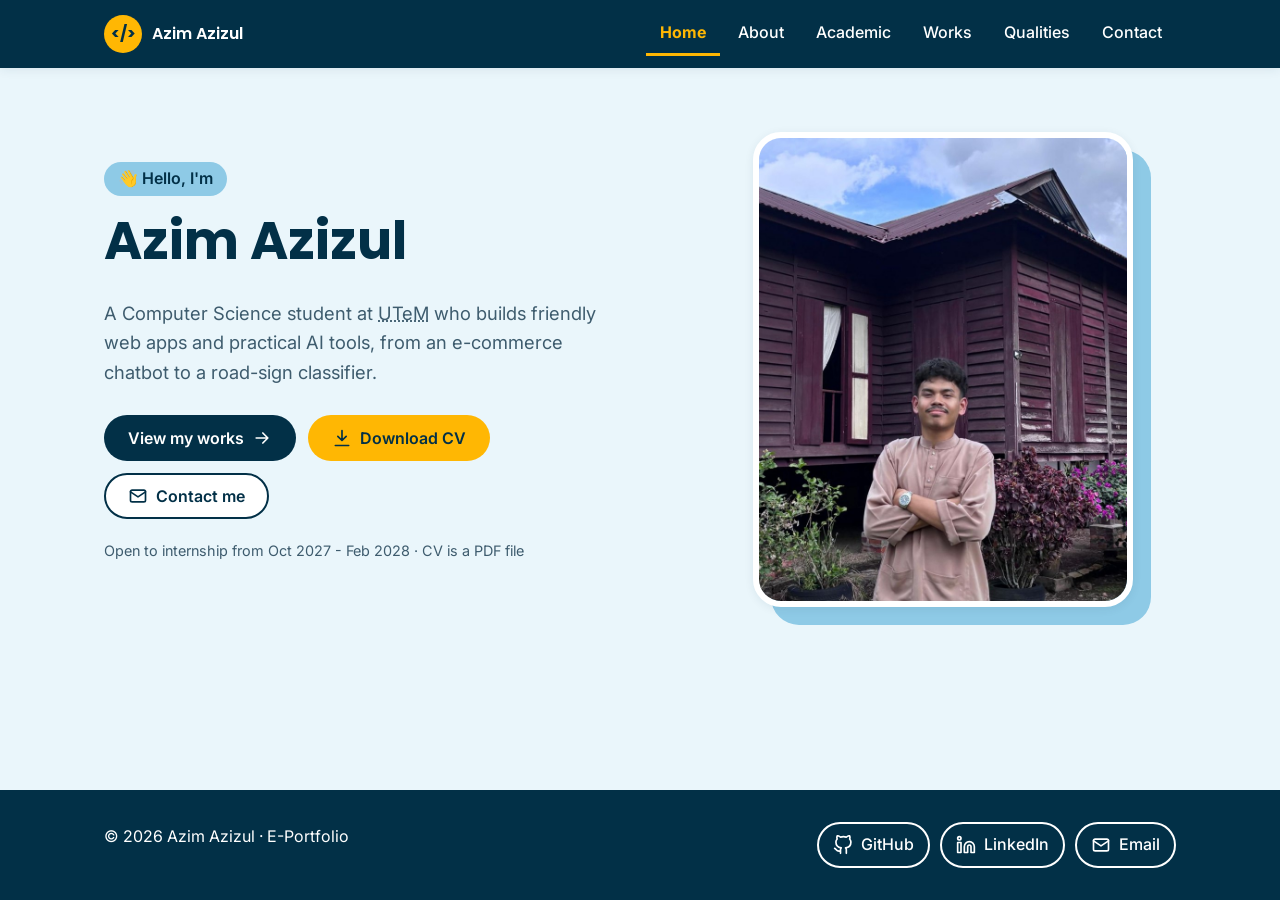
<file: index.html>
<!doctype html>
<html lang="en">
<head>
  <meta charset="utf-8">
  <meta name="viewport" content="width=device-width, initial-scale=1">
  <title>Home · Azim Azizul Portfolio</title>
  <meta name="description" content="Personal e-portfolio of a Computer Science student at UTeM.">
  <link rel="preconnect" href="https://fonts.googleapis.com">
  <link rel="preconnect" href="https://fonts.gstatic.com" crossorigin>
  <link href="https://fonts.googleapis.com/css2?family=Inter:wght@400;500;600;700&family=Poppins:wght@600;700&display=swap" rel="stylesheet">
  <link rel="stylesheet" href="css/style.css">
  <script src="js/main.js" defer></script>
</head>
<body>
  <a class="skip-link" href="#main">Skip to content</a>

  <header class="site-header">
    <nav class="container nav-bar" aria-label="Main">
      <a class="brand" href="index.html"><span class="brand-badge" aria-hidden="true">&lt;/&gt;</span><span>Azim Azizul</span></a>
      <button class="nav-toggle" type="button" aria-expanded="false" aria-controls="nav-links">
        <svg class="icon" viewBox="0 0 24 24" aria-hidden="true"><path d="M4 6h16M4 12h16M4 18h16"/></svg><span class="nav-toggle-label">Menu</span>
      </button>
      <ul class="nav-links" id="nav-links">
        <li><a href="index.html" aria-current="page">Home</a></li>
        <li><a href="about.html">About</a></li>
        <li><a href="academic.html">Academic</a></li>
        <li><a href="works.html">Works</a></li>
        <li><a href="qualities.html">Qualities</a></li>
        <li><a href="contact.html">Contact</a></li>
      </ul>
    </nav>
  </header>

  <main id="main">
    <section class="container hero">
      <div>
        <span class="hero-greeting">👋 Hello, I'm</span>
        <h1>Azim Azizul</h1>
        <p class="hero-tagline">
          A Computer Science student at <abbr title="Universiti Teknikal Malaysia Melaka">UTeM</abbr> who builds friendly web apps and practical AI tools,
          from an e-commerce chatbot to a road-sign classifier.
        </p>
        <div class="btn-row">
          <a class="btn btn-primary" href="works.html">
            View my works
            <svg class="icon" viewBox="0 0 24 24" aria-hidden="true"><path d="M5 12h14m-6-6 6 6-6 6"/></svg>
          </a>
          <a class="btn btn-secondary" href="cv/cv.pdf" download>
            <svg class="icon" viewBox="0 0 24 24" aria-hidden="true"><path d="M12 3v12m0 0-5-5m5 5 5-5M4 21h16"/></svg>
            Download CV <span class="visually-hidden">(PDF)</span>
          </a>
          <a class="btn btn-outline" href="contact.html">
            <svg class="icon" viewBox="0 0 24 24" aria-hidden="true"><rect x="3" y="5" width="18" height="14" rx="2"/><path d="m3 7 9 6 9-6"/></svg>
            Contact me
          </a>
        </div>
        <p class="hero-hint">Open to <span>internship from Oct 2027 - Feb 2028</span> · CV is a PDF file</p>
      </div>
      <div class="hero-photo">
        <img src="images/photo-home.jpg" alt="Azim Azizul standing in front of a wooden kampung house" width="800" height="1000">
      </div>
    </section>
  </main>

  <footer class="site-footer">
    <div class="container footer-inner">
      <p>© <span data-year>2026</span> <span>Azim Azizul</span> · <span>E-Portfolio</span></p>
      <ul class="social">
        <li><a href="https://github.com/AzimAzizul" target="_blank" rel="noopener">
          <svg class="icon" viewBox="0 0 24 24" aria-hidden="true"><path d="M9 19c-5 1.5-5-2.5-7-3m14 6v-3.9a3.4 3.4 0 0 0-.9-2.6c3.1-.3 6.4-1.5 6.4-7A5.4 5.4 0 0 0 20 4.8 5 5 0 0 0 19.9 1S18.7.6 16 2.5a13.4 13.4 0 0 0-7 0C6.3.6 5.1 1 5.1 1A5 5 0 0 0 5 4.8a5.4 5.4 0 0 0-1.5 3.7c0 5.4 3.3 6.6 6.4 7a3.4 3.4 0 0 0-.9 2.6V22"/></svg>GitHub</a></li>
        <li><a href="https://www.linkedin.com/in/azim-azizul-b42a0127b/" target="_blank" rel="noopener">
          <svg class="icon" viewBox="0 0 24 24" aria-hidden="true"><path d="M16 8a6 6 0 0 1 6 6v7h-4v-7a2 2 0 0 0-4 0v7h-4v-7a6 6 0 0 1 6-6z"/><rect x="2" y="9" width="4" height="12"/><circle cx="4" cy="4" r="2"/></svg>LinkedIn</a></li>
        <li><a href="contact.html">
          <svg class="icon" viewBox="0 0 24 24" aria-hidden="true"><rect x="3" y="5" width="18" height="14" rx="2"/><path d="m3 7 9 6 9-6"/></svg>Email</a></li>
      </ul>
    </div>
  </footer>
</body>
</html>
</file>
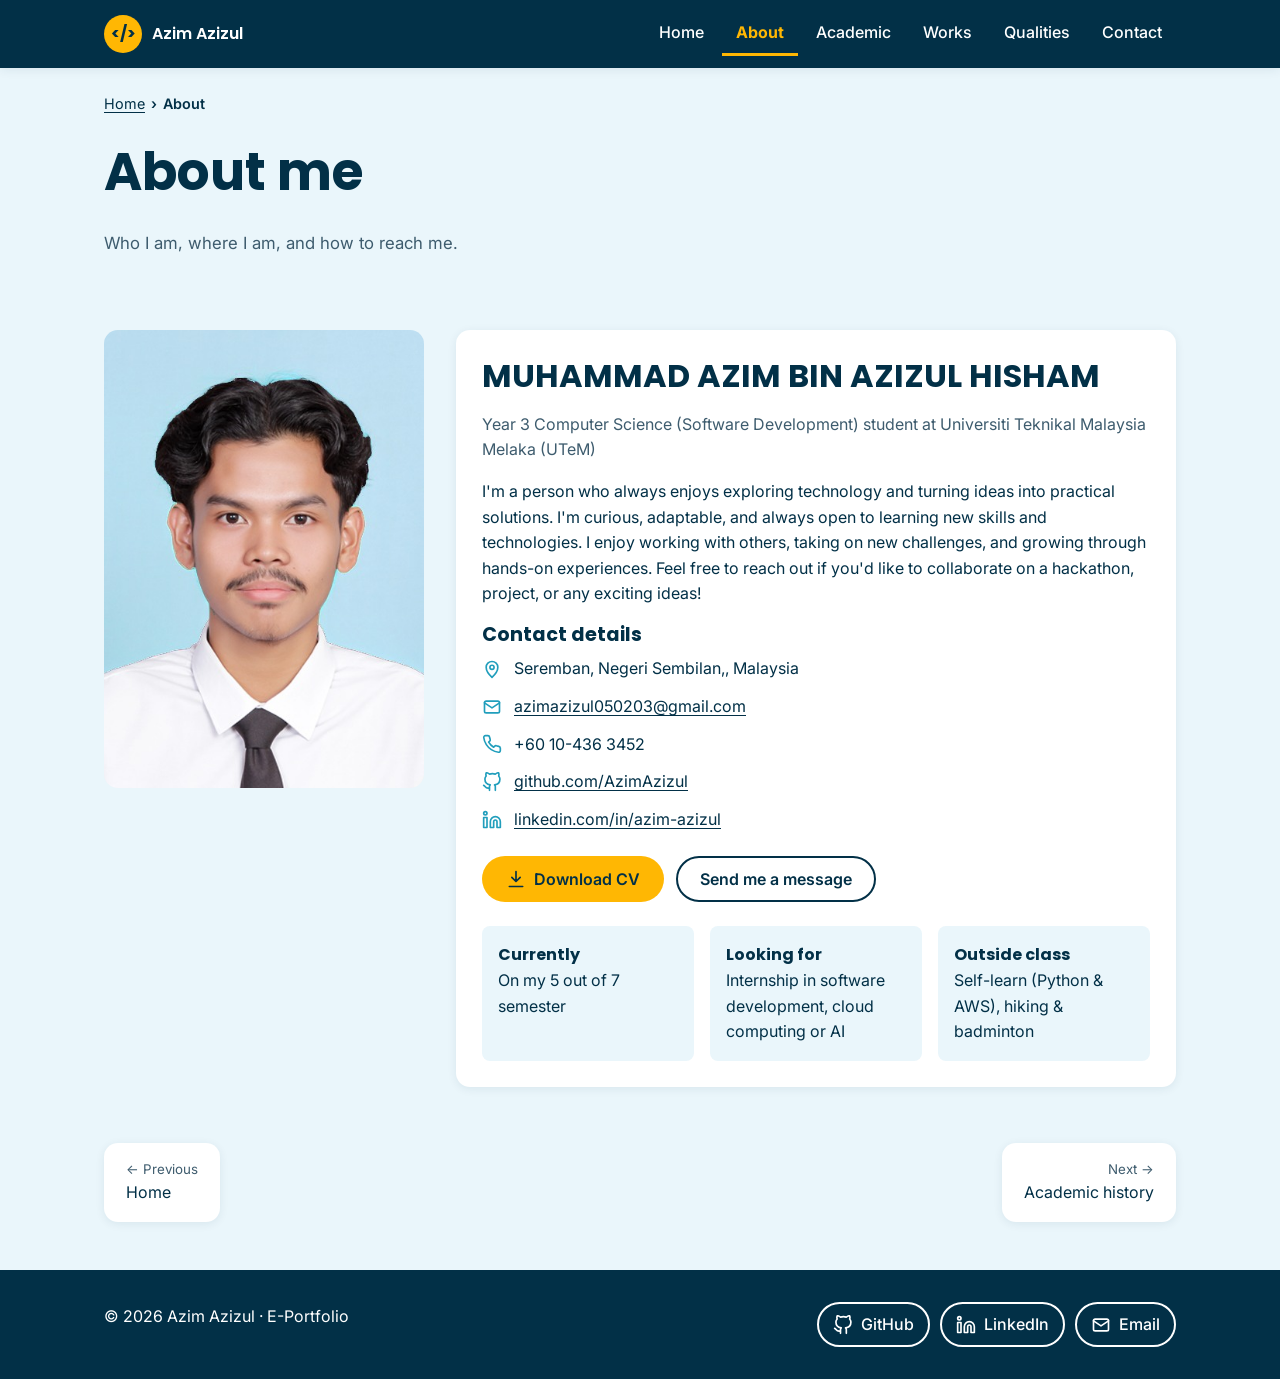
<file: about.html>
<!doctype html>
<html lang="en">
<head>
  <meta charset="utf-8">
  <meta name="viewport" content="width=device-width, initial-scale=1">
  <title>About · Azim Azizul Portfolio</title>
  <meta name="description" content="About me, location and contact details.">
  <link rel="preconnect" href="https://fonts.googleapis.com">
  <link rel="preconnect" href="https://fonts.gstatic.com" crossorigin>
  <link href="https://fonts.googleapis.com/css2?family=Inter:wght@400;500;600;700&family=Poppins:wght@600;700&display=swap" rel="stylesheet">
  <link rel="stylesheet" href="css/style.css">
  <script src="js/main.js" defer></script>
</head>
<body>
  <a class="skip-link" href="#main">Skip to content</a>

  <header class="site-header">
    <nav class="container nav-bar" aria-label="Main">
      <a class="brand" href="index.html"><span class="brand-badge" aria-hidden="true">&lt;/&gt;</span><span>Azim Azizul</span></a>
      <button class="nav-toggle" type="button" aria-expanded="false" aria-controls="nav-links">
        <svg class="icon" viewBox="0 0 24 24" aria-hidden="true"><path d="M4 6h16M4 12h16M4 18h16"/></svg><span class="nav-toggle-label">Menu</span>
      </button>
      <ul class="nav-links" id="nav-links">
        <li><a href="index.html">Home</a></li>
        <li><a href="about.html" aria-current="page">About</a></li>
        <li><a href="academic.html">Academic</a></li>
        <li><a href="works.html">Works</a></li>
        <li><a href="qualities.html">Qualities</a></li>
        <li><a href="contact.html">Contact</a></li>
      </ul>
    </nav>
  </header>

  <main id="main" class="container">
    <nav class="breadcrumb" aria-label="Breadcrumb">
      <ol><li><a href="index.html">Home</a></li><li aria-current="page">About</li></ol>
    </nav>

    <header class="page-head">
      <h1>About me</h1>
      <p>Who I am, where I am, and how to reach me.</p>
    </header>

    <section class="section about-grid" aria-label="Profile">
      <div class="about-photo">
        <img src="images/photo.jpg" alt="Portrait of Azim Azizul" width="413" height="591">
      </div>

      <div class="card">
        <h2>MUHAMMAD AZIM BIN AZIZUL HISHAM</h2>
        <p class="muted"><span>Year 3</span> Computer Science (Software Development) student at Universiti Teknikal Malaysia Melaka (UTeM)</p>
        <p>
          I'm a person who always enjoys exploring technology and turning ideas into practical solutions. 
          I'm curious, adaptable, and always open to learning new skills and technologies. 
          I enjoy working with others, taking on new challenges, and growing through hands-on experiences. 
          Feel free to reach out if you'd like to collaborate on a hackathon, project, or any exciting ideas!
        </p>

        <h3>Contact details</h3>
        <ul class="info-list">
          <li>
            <svg class="icon" viewBox="0 0 24 24" aria-hidden="true"><path d="M12 22s7-6.2 7-12a7 7 0 0 0-14 0c0 5.8 7 12 7 12z"/><circle cx="12" cy="10" r="2.5"/></svg>
            <span><span class="visually-hidden">Location: </span><span>Seremban, Negeri Sembilan,</span>, Malaysia</span>
          </li>
          <li>
            <svg class="icon" viewBox="0 0 24 24" aria-hidden="true"><rect x="3" y="5" width="18" height="14" rx="2"/><path d="m3 7 9 6 9-6"/></svg>
            <span><span class="visually-hidden">Email: </span><a href="mailto:azimazizul050203@gmail.com">azimazizul050203@gmail.com</a></span>
          </li>
          <li>
            <svg class="icon" viewBox="0 0 24 24" aria-hidden="true"><path d="M22 16.9v3a2 2 0 0 1-2.2 2 19.8 19.8 0 0 1-8.6-3.1 19.5 19.5 0 0 1-6-6A19.8 19.8 0 0 1 2.1 4.2 2 2 0 0 1 4.1 2h3a2 2 0 0 1 2 1.7c.1.9.4 1.8.7 2.7a2 2 0 0 1-.5 2.1L8 9.8a16 16 0 0 0 6 6l1.3-1.3a2 2 0 0 1 2.1-.4c.9.3 1.8.6 2.7.7a2 2 0 0 1 1.7 2z"/></svg>
            <span><span class="visually-hidden">Phone: </span><span>+60 10-436 3452</span></span>
          </li>
          <li>
            <svg class="icon" viewBox="0 0 24 24" aria-hidden="true"><path d="M9 19c-5 1.5-5-2.5-7-3m14 6v-3.9a3.4 3.4 0 0 0-.9-2.6c3.1-.3 6.4-1.5 6.4-7A5.4 5.4 0 0 0 20 4.8 5 5 0 0 0 19.9 1S18.7.6 16 2.5a13.4 13.4 0 0 0-7 0C6.3.6 5.1 1 5.1 1A5 5 0 0 0 5 4.8a5.4 5.4 0 0 0-1.5 3.7c0 5.4 3.3 6.6 6.4 7a3.4 3.4 0 0 0-.9 2.6V22"/></svg>
            <span><span class="visually-hidden">GitHub: </span><a href="https://github.com/AzimAzizul" target="_blank" rel="noopener">github.com/AzimAzizul</a></span>
          </li>
          <li>
            <svg class="icon" viewBox="0 0 24 24" aria-hidden="true"><path d="M16 8a6 6 0 0 1 6 6v7h-4v-7a2 2 0 0 0-4 0v7h-4v-7a6 6 0 0 1 6-6z"/><rect x="2" y="9" width="4" height="12"/><circle cx="4" cy="4" r="2"/></svg>
            <span><span class="visually-hidden">LinkedIn: </span><a href="https://www.linkedin.com/in/azim-azizul-b42a0127b/" target="_blank" rel="noopener">linkedin.com/in/azim-azizul</a></span>
          </li>
        </ul>

        <div class="btn-row">
          <a class="btn btn-secondary" href="cv/cv.pdf" download>
            <svg class="icon" viewBox="0 0 24 24" aria-hidden="true"><path d="M12 3v12m0 0-5-5m5 5 5-5M4 21h16"/></svg>
            Download CV <span class="visually-hidden">(PDF)</span>
          </a>
          <a class="btn btn-outline" href="contact.html">Send me a message</a>
        </div>

        <div class="facts">
          <div class="fact"><strong>Currently</strong><span>On my 5 out of 7 semester</span></div>
          <div class="fact"><strong>Looking for</strong><span>Internship in software development, cloud computing or AI</span></div>
          <div class="fact"><strong>Outside class</strong><span>Self-learn (Python & AWS), hiking & badminton</span></div>
        </div>
      </div>
    </section>

    <nav class="page-nav" aria-label="Page">
      <a href="index.html" class="prev"><small>← Previous</small>Home</a>
      <a href="academic.html" class="next"><small>Next →</small>Academic history</a>
    </nav>
  </main>

  <footer class="site-footer">
    <div class="container footer-inner">
      <p>© <span data-year>2026</span> <span>Azim Azizul</span> · <span>E-Portfolio</span></p>
      <ul class="social">
        <li><a href="https://github.com/AzimAzizul" target="_blank" rel="noopener">
          <svg class="icon" viewBox="0 0 24 24" aria-hidden="true"><path d="M9 19c-5 1.5-5-2.5-7-3m14 6v-3.9a3.4 3.4 0 0 0-.9-2.6c3.1-.3 6.4-1.5 6.4-7A5.4 5.4 0 0 0 20 4.8 5 5 0 0 0 19.9 1S18.7.6 16 2.5a13.4 13.4 0 0 0-7 0C6.3.6 5.1 1 5.1 1A5 5 0 0 0 5 4.8a5.4 5.4 0 0 0-1.5 3.7c0 5.4 3.3 6.6 6.4 7a3.4 3.4 0 0 0-.9 2.6V22"/></svg>GitHub</a></li>
        <li><a href="https://www.linkedin.com/in/azim-azizul-b42a0127b/" target="_blank" rel="noopener">
          <svg class="icon" viewBox="0 0 24 24" aria-hidden="true"><path d="M16 8a6 6 0 0 1 6 6v7h-4v-7a2 2 0 0 0-4 0v7h-4v-7a6 6 0 0 1 6-6z"/><rect x="2" y="9" width="4" height="12"/><circle cx="4" cy="4" r="2"/></svg>LinkedIn</a></li>
        <li><a href="contact.html">
          <svg class="icon" viewBox="0 0 24 24" aria-hidden="true"><rect x="3" y="5" width="18" height="14" rx="2"/><path d="m3 7 9 6 9-6"/></svg>Email</a></li>
      </ul>
    </div>
  </footer>
</body>
</html>
</file>
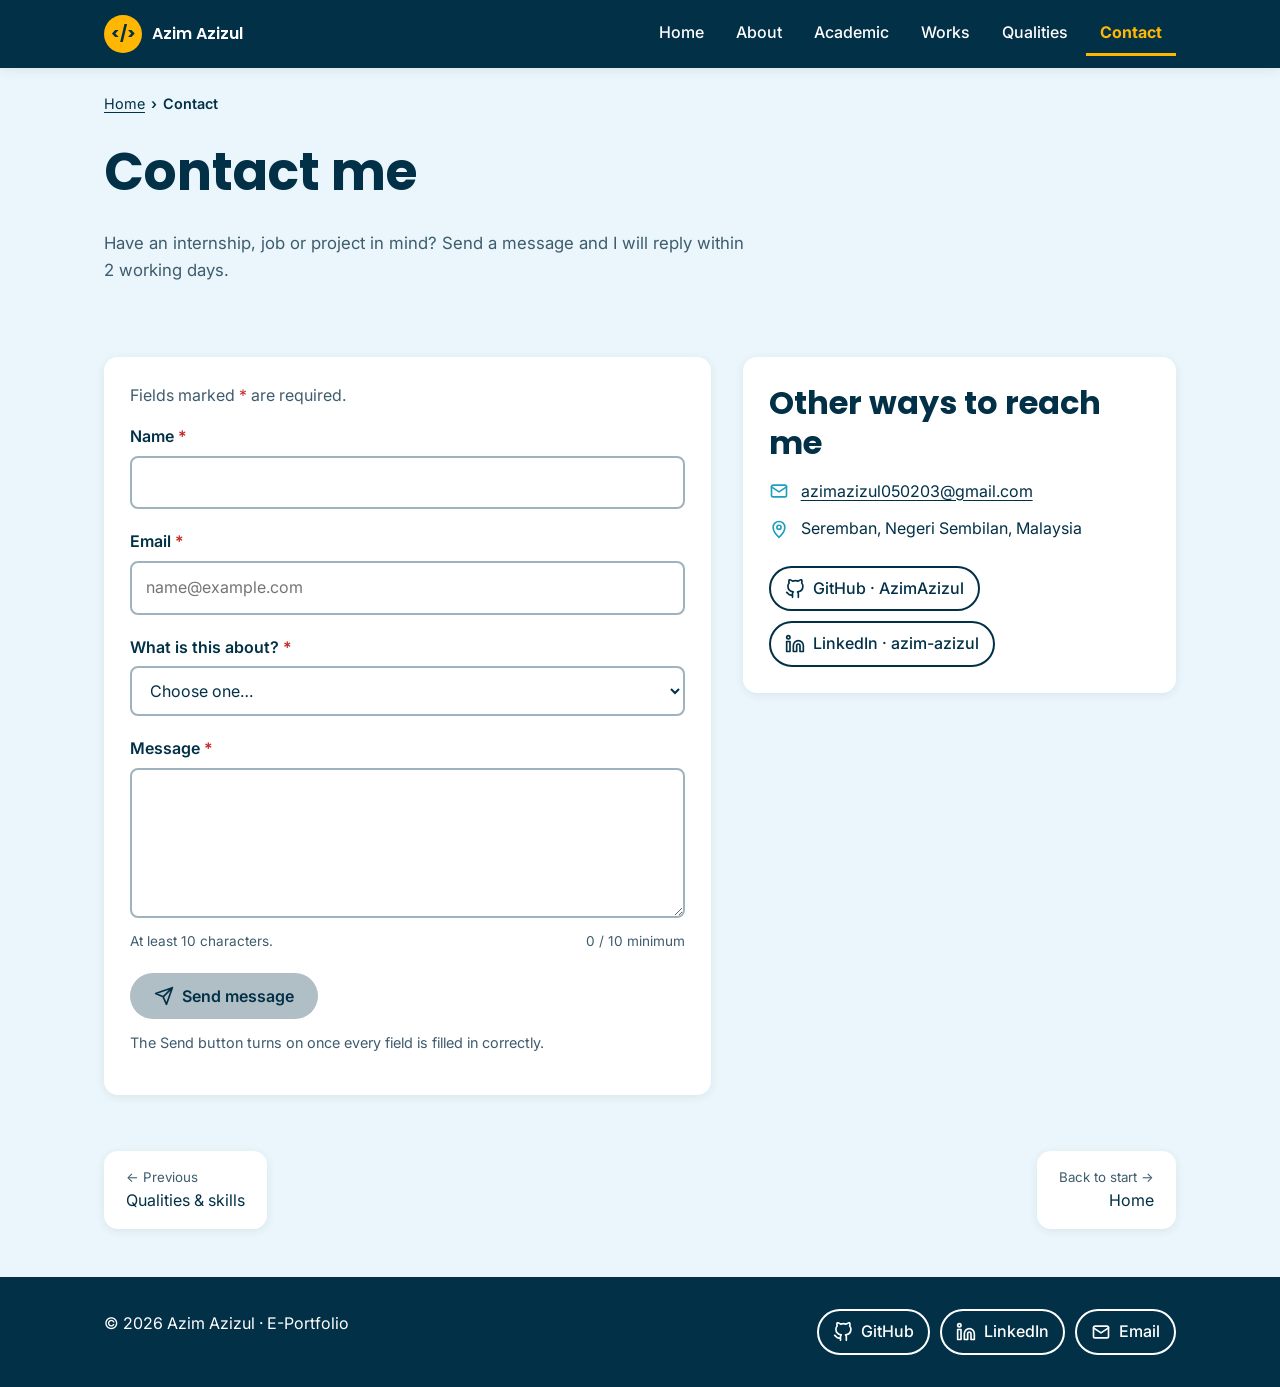
<file: contact.html>
<!doctype html>
<html lang="en">
<head>
  <meta charset="utf-8">
  <meta name="viewport" content="width=device-width, initial-scale=1">
  <title>Contact · Azim Azizul Portfolio</title>
  <meta name="description" content="Send me a message about internships, jobs or projects.">
  <link rel="preconnect" href="https://fonts.googleapis.com">
  <link rel="preconnect" href="https://fonts.gstatic.com" crossorigin>
  <link href="https://fonts.googleapis.com/css2?family=Inter:wght@400;500;600;700&family=Poppins:wght@600;700&display=swap" rel="stylesheet">
  <link rel="stylesheet" href="css/style.css">
  <script src="js/main.js" defer></script>
</head>
<body>
  <a class="skip-link" href="#main">Skip to content</a>

  <header class="site-header">
    <nav class="container nav-bar" aria-label="Main">
      <a class="brand" href="index.html"><span class="brand-badge" aria-hidden="true">&lt;/&gt;</span><span>Azim Azizul</span></a>
      <button class="nav-toggle" type="button" aria-expanded="false" aria-controls="nav-links">
        <svg class="icon" viewBox="0 0 24 24" aria-hidden="true"><path d="M4 6h16M4 12h16M4 18h16"/></svg><span class="nav-toggle-label">Menu</span>
      </button>
      <ul class="nav-links" id="nav-links">
        <li><a href="index.html">Home</a></li>
        <li><a href="about.html">About</a></li>
        <li><a href="academic.html">Academic</a></li>
        <li><a href="works.html">Works</a></li>
        <li><a href="qualities.html">Qualities</a></li>
        <li><a href="contact.html" aria-current="page">Contact</a></li>
      </ul>
    </nav>
  </header>

  <main id="main" class="container">
    <nav class="breadcrumb" aria-label="Breadcrumb">
      <ol><li><a href="index.html">Home</a></li><li aria-current="page">Contact</li></ol>
    </nav>

    <header class="page-head">
      <h1>Contact me</h1>
      <p>Have an internship, job or project in mind? Send a message and I will reply within 2 working days.</p>
    </header>

    <section class="section contact-grid">
      <div class="card">
        <div class="alert-success" id="form-success" role="status" tabindex="-1" hidden>
          <svg class="icon" viewBox="0 0 24 24" aria-hidden="true"><circle cx="12" cy="12" r="10"/><path d="m8 12 3 3 5-6"/></svg>
          <div>
            <strong>Message ready, thank you <span data-name></span>!</strong>
            <p>This is a demo form, so nothing was actually sent. Please email me directly for now.</p>
          </div>
        </div>

        <form id="contact-form" novalidate>
          <p class="muted">Fields marked <span class="req">*</span> are required.</p>

          <div class="field">
            <label for="name">Name <span class="req" aria-hidden="true">*</span></label>
            <input id="name" name="name" type="text" autocomplete="name" required aria-describedby="name-err">
            <p class="error-msg" id="name-err">
              <svg class="icon" viewBox="0 0 24 24" aria-hidden="true"><circle cx="12" cy="12" r="10"/><path d="M12 8v4m0 4h.01"/></svg><span class="error-text"></span>
            </p>
          </div>

          <div class="field">
            <label for="email">Email <span class="req" aria-hidden="true">*</span></label>
            <input id="email" name="email" type="email" autocomplete="email" placeholder="name@example.com" required aria-describedby="email-err">
            <p class="error-msg" id="email-err">
              <svg class="icon" viewBox="0 0 24 24" aria-hidden="true"><circle cx="12" cy="12" r="10"/><path d="M12 8v4m0 4h.01"/></svg><span class="error-text"></span>
            </p>
          </div>

          <div class="field">
            <label for="subject">What is this about? <span class="req" aria-hidden="true">*</span></label>
            <select id="subject" name="subject" required aria-describedby="subject-err">
              <option value="">Choose one…</option>
              <option>Internship opportunity</option>
              <option>Job opportunity</option>
              <option>Project collaboration</option>
              <option>Question about my work</option>
              <option>Other</option>
            </select>
            <p class="error-msg" id="subject-err">
              <svg class="icon" viewBox="0 0 24 24" aria-hidden="true"><circle cx="12" cy="12" r="10"/><path d="M12 8v4m0 4h.01"/></svg><span class="error-text"></span>
            </p>
          </div>

          <div class="field">
            <label for="message">Message <span class="req" aria-hidden="true">*</span></label>
            <textarea id="message" name="message" required maxlength="1000" aria-describedby="message-err message-hint"></textarea>
            <div class="field-hint" id="message-hint"><span>At least 10 characters.</span><span id="message-count">0 / 10 minimum</span></div>
            <p class="error-msg" id="message-err">
              <svg class="icon" viewBox="0 0 24 24" aria-hidden="true"><circle cx="12" cy="12" r="10"/><path d="M12 8v4m0 4h.01"/></svg><span class="error-text"></span>
            </p>
          </div>

          <button class="btn btn-primary" type="submit" disabled>
            <svg class="icon" viewBox="0 0 24 24" aria-hidden="true"><path d="M22 2 11 13M22 2l-7 20-4-9-9-4z"/></svg>Send message
          </button>
          <p class="form-note">The Send button turns on once every field is filled in correctly.</p>
        </form>
      </div>

      <aside class="card contact-side" aria-labelledby="other-ways">
        <h2 id="other-ways">Other ways to reach me</h2>
        <ul class="info-list">
          <li>
            <svg class="icon" viewBox="0 0 24 24" aria-hidden="true"><rect x="3" y="5" width="18" height="14" rx="2"/><path d="m3 7 9 6 9-6"/></svg>
            <a href="mailto:azimazizul050203@gmail.com">azimazizul050203@gmail.com</a>
          </li>
          <li>
            <svg class="icon" viewBox="0 0 24 24" aria-hidden="true"><path d="M12 22s7-6.2 7-12a7 7 0 0 0-14 0c0 5.8 7 12 7 12z"/><circle cx="12" cy="10" r="2.5"/></svg>
            <span>Seremban, Negeri Sembilan, Malaysia</span>
          </li>
        </ul>
        <ul class="social">
          <li><a href="https://github.com/AzimAzizul" target="_blank" rel="noopener">
            <svg class="icon" viewBox="0 0 24 24" aria-hidden="true"><path d="M9 19c-5 1.5-5-2.5-7-3m14 6v-3.9a3.4 3.4 0 0 0-.9-2.6c3.1-.3 6.4-1.5 6.4-7A5.4 5.4 0 0 0 20 4.8 5 5 0 0 0 19.9 1S18.7.6 16 2.5a13.4 13.4 0 0 0-7 0C6.3.6 5.1 1 5.1 1A5 5 0 0 0 5 4.8a5.4 5.4 0 0 0-1.5 3.7c0 5.4 3.3 6.6 6.4 7a3.4 3.4 0 0 0-.9 2.6V22"/></svg>GitHub · AzimAzizul</a></li>
          <li><a href="https://www.linkedin.com/in/azim-azizul-b42a0127b/" target="_blank" rel="noopener">
            <svg class="icon" viewBox="0 0 24 24" aria-hidden="true"><path d="M16 8a6 6 0 0 1 6 6v7h-4v-7a2 2 0 0 0-4 0v7h-4v-7a6 6 0 0 1 6-6z"/><rect x="2" y="9" width="4" height="12"/><circle cx="4" cy="4" r="2"/></svg>LinkedIn · azim-azizul</a></li>
        </ul>
      </aside>
    </section>

    <nav class="page-nav" aria-label="Page">
      <a href="qualities.html" class="prev"><small>← Previous</small>Qualities &amp; skills</a>
      <a href="index.html" class="next"><small>Back to start →</small>Home</a>
    </nav>
  </main>

  <footer class="site-footer">
    <div class="container footer-inner">
      <p>© <span data-year>2026</span> <span>Azim Azizul</span> · <span>E-Portfolio</span></p>
      <ul class="social">
        <li><a href="https://github.com/AzimAzizul" target="_blank" rel="noopener">
          <svg class="icon" viewBox="0 0 24 24" aria-hidden="true"><path d="M9 19c-5 1.5-5-2.5-7-3m14 6v-3.9a3.4 3.4 0 0 0-.9-2.6c3.1-.3 6.4-1.5 6.4-7A5.4 5.4 0 0 0 20 4.8 5 5 0 0 0 19.9 1S18.7.6 16 2.5a13.4 13.4 0 0 0-7 0C6.3.6 5.1 1 5.1 1A5 5 0 0 0 5 4.8a5.4 5.4 0 0 0-1.5 3.7c0 5.4 3.3 6.6 6.4 7a3.4 3.4 0 0 0-.9 2.6V22"/></svg>GitHub</a></li>
        <li><a href="https://www.linkedin.com/in/azim-azizul-b42a0127b/" target="_blank" rel="noopener">
          <svg class="icon" viewBox="0 0 24 24" aria-hidden="true"><path d="M16 8a6 6 0 0 1 6 6v7h-4v-7a2 2 0 0 0-4 0v7h-4v-7a6 6 0 0 1 6-6z"/><rect x="2" y="9" width="4" height="12"/><circle cx="4" cy="4" r="2"/></svg>LinkedIn</a></li>
        <li><a href="contact.html">
          <svg class="icon" viewBox="0 0 24 24" aria-hidden="true"><rect x="3" y="5" width="18" height="14" rx="2"/><path d="m3 7 9 6 9-6"/></svg>Email</a></li>
      </ul>
    </div>
  </footer>
</body>
</html>
</file>
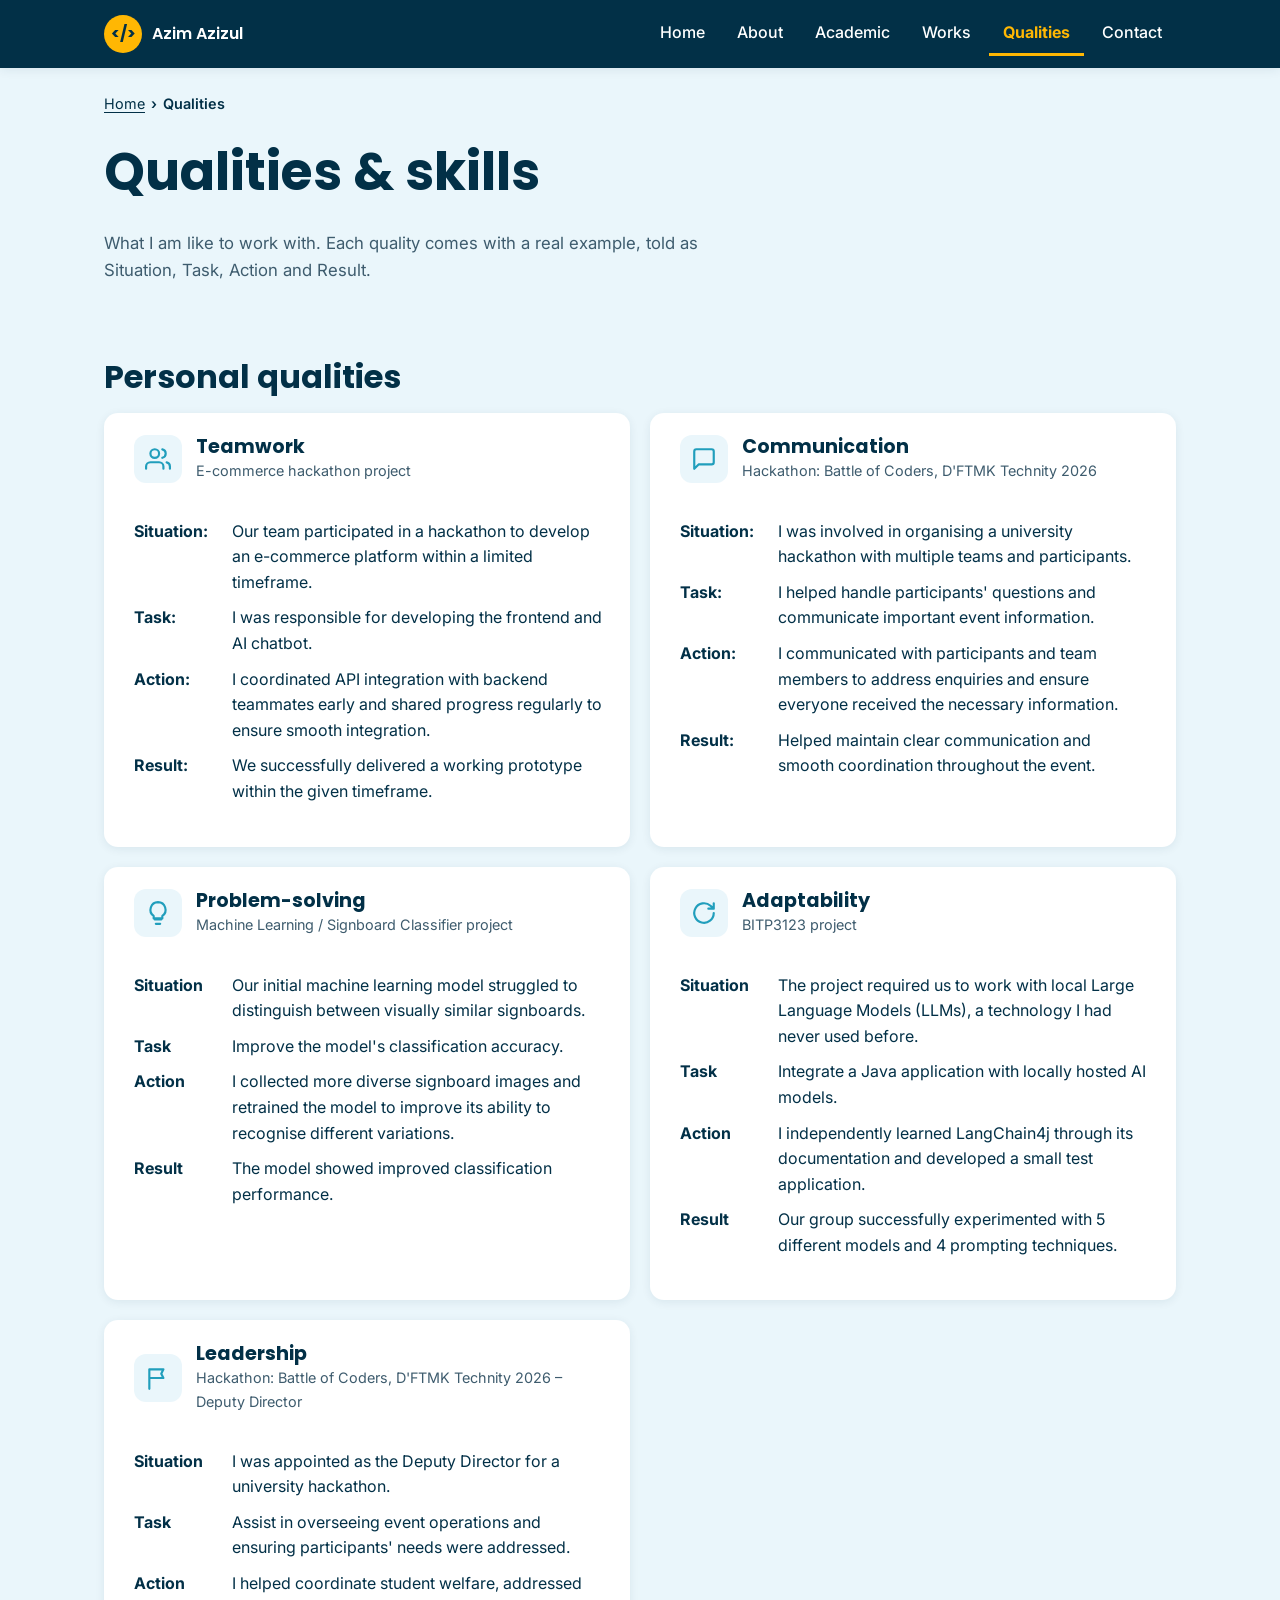
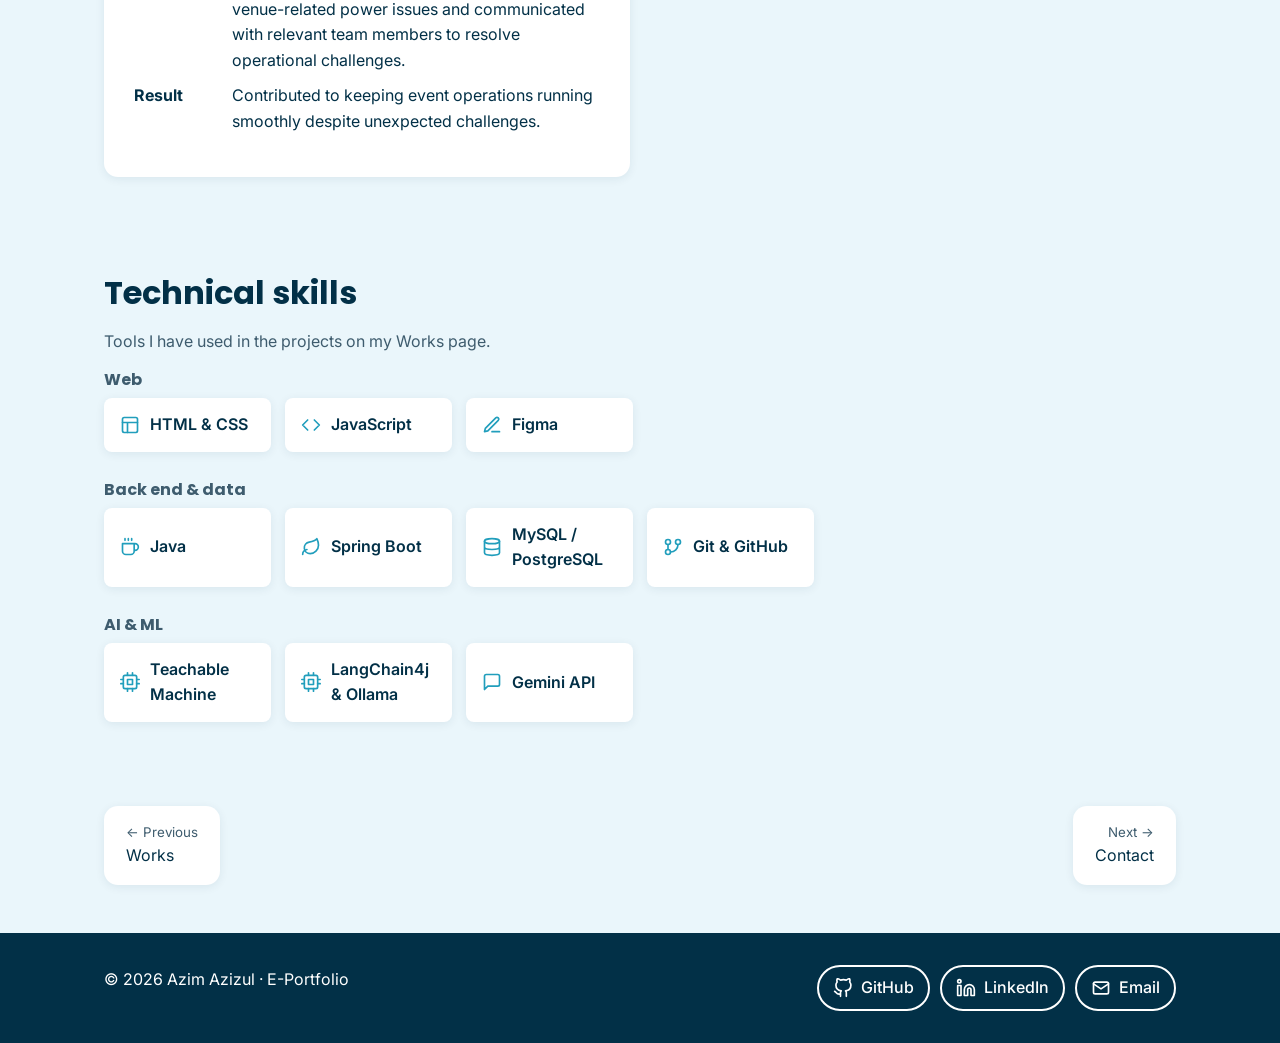
<file: qualities.html>
<!doctype html>
<html lang="en">
<head>
  <meta charset="utf-8">
  <meta name="viewport" content="width=device-width, initial-scale=1">
  <title>Qualities · Azim Azizul Portfolio</title>
  <meta name="description" content="Personal qualities with real examples, and technical skills.">
  <link rel="preconnect" href="https://fonts.googleapis.com">
  <link rel="preconnect" href="https://fonts.gstatic.com" crossorigin>
  <link href="https://fonts.googleapis.com/css2?family=Inter:wght@400;500;600;700&family=Poppins:wght@600;700&display=swap" rel="stylesheet">
  <link rel="stylesheet" href="css/style.css">
  <script src="js/main.js" defer></script>
</head>
<body>
  <a class="skip-link" href="#main">Skip to content</a>

  <header class="site-header">
    <nav class="container nav-bar" aria-label="Main">
      <a class="brand" href="index.html"><span class="brand-badge" aria-hidden="true">&lt;/&gt;</span><span>Azim Azizul</span></a>
      <button class="nav-toggle" type="button" aria-expanded="false" aria-controls="nav-links">
        <svg class="icon" viewBox="0 0 24 24" aria-hidden="true"><path d="M4 6h16M4 12h16M4 18h16"/></svg><span class="nav-toggle-label">Menu</span>
      </button>
      <ul class="nav-links" id="nav-links">
        <li><a href="index.html">Home</a></li>
        <li><a href="about.html">About</a></li>
        <li><a href="academic.html">Academic</a></li>
        <li><a href="works.html">Works</a></li>
        <li><a href="qualities.html" aria-current="page">Qualities</a></li>
        <li><a href="contact.html">Contact</a></li>
      </ul>
    </nav>
  </header>

  <main id="main" class="container">
    <nav class="breadcrumb" aria-label="Breadcrumb">
      <ol><li><a href="index.html">Home</a></li><li aria-current="page">Qualities</li></ol>
    </nav>

    <header class="page-head">
      <h1>Qualities &amp; skills</h1>
      <p>What I am like to work with. Each quality comes with a real example, told as Situation, Task, Action and Result.</p>
    </header>

    <section class="section" aria-labelledby="q-title">
      <h2 id="q-title">Personal qualities</h2>
      <div class="quality-list">

        <details class="card quality" open>
          <summary>
            <span class="quality-icon"><svg class="icon" viewBox="0 0 24 24" aria-hidden="true"><path d="M17 21v-2a4 4 0 0 0-4-4H5a4 4 0 0 0-4 4v2"/><circle cx="9" cy="7" r="4"/><path d="M23 21v-2a4 4 0 0 0-3-3.9M16 3.1a4 4 0 0 1 0 7.8"/></svg></span>
            <div><h3>Teamwork</h3><p>E-commerce hackathon project</p></div>
            <svg class="icon chevron" viewBox="0 0 24 24" aria-hidden="true"><path d="m6 9 6 6 6-6"/></svg>
          </summary>
          <dl class="star">
            <div><dt>Situation:</dt><dd>Our team participated in a hackathon to develop an e-commerce platform within a limited timeframe.</dd></div>
            <div><dt>Task:</dt><dd>I was responsible for developing the frontend and AI chatbot.</dd></div>
            <div><dt>Action:</dt><dd>I coordinated API integration with backend teammates early and shared progress regularly to ensure smooth integration.</dd></div>
            <div><dt>Result:</dt><dd>We successfully delivered a working prototype within the given timeframe.</dd></div>
          </dl>
        </details>

        <details class="card quality">
          <summary>
            <span class="quality-icon"><svg class="icon" viewBox="0 0 24 24" aria-hidden="true"><path d="M21 15a2 2 0 0 1-2 2H7l-4 4V5a2 2 0 0 1 2-2h14a2 2 0 0 1 2 2z"/></svg></span>
            <div><h3>Communication</h3><p>Hackathon: Battle of Coders, D'FTMK Technity 2026</p></div>
            <svg class="icon chevron" viewBox="0 0 24 24" aria-hidden="true"><path d="m6 9 6 6 6-6"/></svg>
          </summary>
          <dl class="star">
            <div><dt>Situation:</dt><dd>I was involved in organising a university hackathon with multiple teams and participants.</dd></div>
            <div><dt>Task:</dt><dd>I helped handle participants' questions and communicate important event information.</dd></div>
            <div><dt>Action:</dt><dd>I communicated with participants and team members to address enquiries and ensure everyone received the necessary information.</dd></div>
            <div><dt>Result:</dt><dd>Helped maintain clear communication and smooth coordination throughout the event.</dd></div>
          </dl>
        </details>

        <details class="card quality">
          <summary>
            <span class="quality-icon"><svg class="icon" viewBox="0 0 24 24" aria-hidden="true"><path d="M9 18h6M10 22h4M12 2a7 7 0 0 0-4 12.7V17h8v-2.3A7 7 0 0 0 12 2z"/></svg></span>
            <div><h3>Problem-solving</h3><p>Machine Learning / Signboard Classifier project</p></div>
            <svg class="icon chevron" viewBox="0 0 24 24" aria-hidden="true"><path d="m6 9 6 6 6-6"/></svg>
          </summary>
          <dl class="star">
            <div><dt>Situation</dt><dd>Our initial machine learning model struggled to distinguish between visually similar signboards.</dd></div>
            <div><dt>Task</dt><dd>Improve the model's classification accuracy.</dd></div>
            <div><dt>Action</dt><dd>I collected more diverse signboard images and retrained the model to improve its ability to recognise different variations.</dd></div>
            <div><dt>Result</dt><dd>The model showed improved classification performance.</dd></div>
          </dl>
        </details>

        <details class="card quality">
          <summary>
            <span class="quality-icon"><svg class="icon" viewBox="0 0 24 24" aria-hidden="true"><path d="M21 12a9 9 0 1 1-3-6.7L21 8M21 3v5h-5"/></svg></span>
            <div><h3>Adaptability</h3><p>BITP3123 project</p></div>
            <svg class="icon chevron" viewBox="0 0 24 24" aria-hidden="true"><path d="m6 9 6 6 6-6"/></svg>
          </summary>
          <dl class="star">
            <div><dt>Situation</dt><dd>The project required us to work with local Large Language Models (LLMs), a technology I had never used before.</dd></div>
            <div><dt>Task</dt><dd>Integrate a Java application with locally hosted AI models.</dd></div>
            <div><dt>Action</dt><dd>I independently learned LangChain4j through its documentation and developed a small test application.</dd></div>
            <div><dt>Result</dt><dd>Our group successfully experimented with 5 different models and 4 prompting techniques.</dd></div>
          </dl>
        </details>

        <details class="card quality">
          <summary>
            <span class="quality-icon"><svg class="icon" viewBox="0 0 24 24" aria-hidden="true"><path d="M4 22V4m0 0h13l-2 4 2 4H4"/></svg></span>
            <div><h3>Leadership</h3><p>Hackathon: Battle of Coders, D'FTMK Technity 2026 – Deputy Director</p></div>
            <svg class="icon chevron" viewBox="0 0 24 24" aria-hidden="true"><path d="m6 9 6 6 6-6"/></svg>
          </summary>
          <dl class="star">
            <div><dt>Situation</dt><dd>I was appointed as the Deputy Director for a university hackathon.</dd></div>
            <div><dt>Task</dt><dd>Assist in overseeing event operations and ensuring participants' needs were addressed.</dd></div>
            <div><dt>Action</dt><dd>I helped coordinate student welfare, addressed venue-related power issues and communicated with relevant team members to resolve operational challenges.</dd></div>
            <div><dt>Result</dt><dd>Contributed to keeping event operations running smoothly despite unexpected challenges.</dd></div>
          </dl>
        </details>
      </div>
    </section>

    <section class="section" aria-labelledby="s-title">
      <h2 id="s-title">Technical skills</h2>
      <p class="muted">Tools I have used in the projects on my Works page.</p>

      <div class="skill-group">
        <h3>Web</h3>
        <div class="skills-grid">
          <span class="skill"><svg class="icon" viewBox="0 0 24 24" aria-hidden="true"><rect x="3" y="3" width="18" height="18" rx="2"/><path d="M3 9h18M9 21V9"/></svg>HTML &amp; CSS</span>
          <span class="skill"><svg class="icon" viewBox="0 0 24 24" aria-hidden="true"><path d="m16 18 6-6-6-6M8 6l-6 6 6 6"/></svg>JavaScript</span>
          <span class="skill"><svg class="icon" viewBox="0 0 24 24" aria-hidden="true"><path d="M12 20h9M16.5 3.5a2.1 2.1 0 0 1 3 3L7 19l-4 1 1-4z"/></svg>Figma</span>
        </div>
      </div>

      <div class="skill-group">
        <h3>Back end &amp; data</h3>
        <div class="skills-grid">
          <span class="skill"><svg class="icon" viewBox="0 0 24 24" aria-hidden="true"><path d="M17 8h1a4 4 0 0 1 0 8h-1M3 8h14v9a4 4 0 0 1-4 4H7a4 4 0 0 1-4-4z"/><path d="M6 2v2M10 2v2M14 2v2"/></svg>Java</span>
          <span class="skill"><svg class="icon" viewBox="0 0 24 24" aria-hidden="true"><path d="M11 20A7 7 0 0 1 9.8 6.1C15.5 5 17 4.5 19 2c1 2 2 4.2 2 8 0 5.5-4.8 10-10 10z"/><path d="M2 21c0-3 1.9-5.4 5.1-6"/></svg>Spring Boot</span>
          <span class="skill"><svg class="icon" viewBox="0 0 24 24" aria-hidden="true"><ellipse cx="12" cy="5" rx="9" ry="3"/><path d="M3 5v14c0 1.7 4 3 9 3s9-1.3 9-3V5M3 12c0 1.7 4 3 9 3s9-1.3 9-3"/></svg>MySQL / PostgreSQL</span>
          <span class="skill"><svg class="icon" viewBox="0 0 24 24" aria-hidden="true"><circle cx="6" cy="6" r="3"/><circle cx="6" cy="18" r="3"/><circle cx="18" cy="6" r="3"/><path d="M6 9v6M18 9a9 9 0 0 1-9 9"/></svg>Git &amp; GitHub</span>
        </div>
      </div>

      <div class="skill-group">
        <h3>AI &amp; ML</h3>
        <div class="skills-grid">
          <span class="skill"><svg class="icon" viewBox="0 0 24 24" aria-hidden="true"><rect x="4" y="4" width="16" height="16" rx="2"/><rect x="9" y="9" width="6" height="6"/><path d="M9 1v3M15 1v3M9 20v3M15 20v3M20 9h3M20 14h3M1 9h3M1 14h3"/></svg>Teachable Machine</span>
          <span class="skill"><svg class="icon" viewBox="0 0 24 24" aria-hidden="true"><rect x="4" y="4" width="16" height="16" rx="2"/><rect x="9" y="9" width="6" height="6"/><path d="M9 1v3M15 1v3M9 20v3M15 20v3M20 9h3M20 14h3M1 9h3M1 14h3"/></svg>LangChain4j &amp; Ollama</span>
          <span class="skill"><svg class="icon" viewBox="0 0 24 24" aria-hidden="true"><path d="M21 15a2 2 0 0 1-2 2H7l-4 4V5a2 2 0 0 1 2-2h14a2 2 0 0 1 2 2z"/></svg>Gemini API</span>
        </div>
      </div>
    </section>

    <nav class="page-nav" aria-label="Page">
      <a href="works.html" class="prev"><small>← Previous</small>Works</a>
      <a href="contact.html" class="next"><small>Next →</small>Contact</a>
    </nav>
  </main>

  <footer class="site-footer">
    <div class="container footer-inner">
      <p>© <span data-year>2026</span> <span>Azim Azizul</span> · <span>E-Portfolio</span></p>
      <ul class="social">
        <li><a href="https://github.com/AzimAzizul" target="_blank" rel="noopener">
          <svg class="icon" viewBox="0 0 24 24" aria-hidden="true"><path d="M9 19c-5 1.5-5-2.5-7-3m14 6v-3.9a3.4 3.4 0 0 0-.9-2.6c3.1-.3 6.4-1.5 6.4-7A5.4 5.4 0 0 0 20 4.8 5 5 0 0 0 19.9 1S18.7.6 16 2.5a13.4 13.4 0 0 0-7 0C6.3.6 5.1 1 5.1 1A5 5 0 0 0 5 4.8a5.4 5.4 0 0 0-1.5 3.7c0 5.4 3.3 6.6 6.4 7a3.4 3.4 0 0 0-.9 2.6V22"/></svg>GitHub</a></li>
        <li><a href="https://www.linkedin.com/in/azim-azizul-b42a0127b/" target="_blank" rel="noopener">
          <svg class="icon" viewBox="0 0 24 24" aria-hidden="true"><path d="M16 8a6 6 0 0 1 6 6v7h-4v-7a2 2 0 0 0-4 0v7h-4v-7a6 6 0 0 1 6-6z"/><rect x="2" y="9" width="4" height="12"/><circle cx="4" cy="4" r="2"/></svg>LinkedIn</a></li>
        <li><a href="contact.html">
          <svg class="icon" viewBox="0 0 24 24" aria-hidden="true"><rect x="3" y="5" width="18" height="14" rx="2"/><path d="m3 7 9 6 9-6"/></svg>Email</a></li>
      </ul>
    </div>
  </footer>
</body>
</html>
</file>
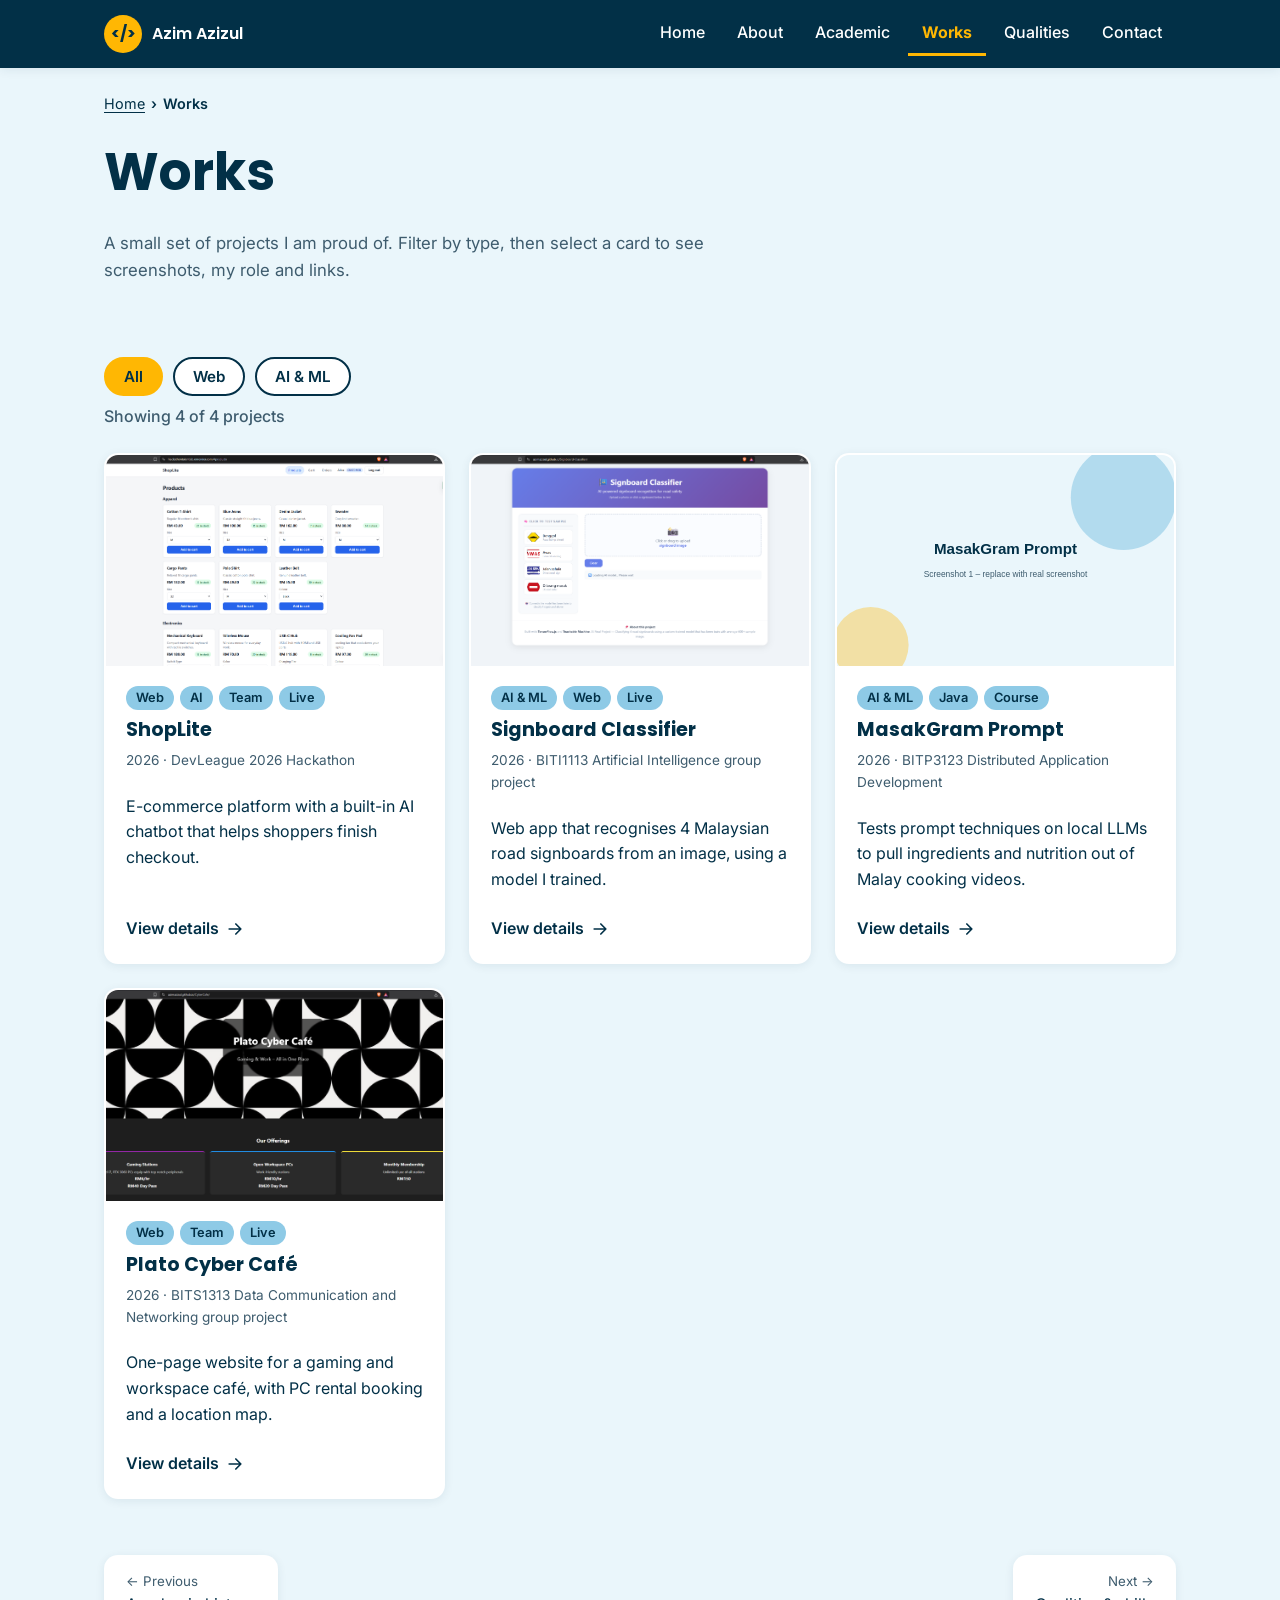
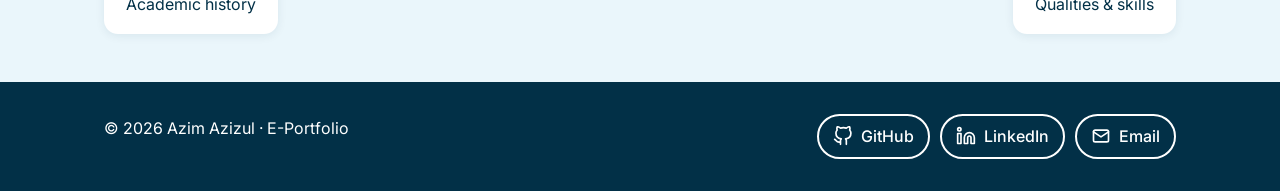
<file: works.html>
<!doctype html>
<html lang="en">
<head>
  <meta charset="utf-8">
  <meta name="viewport" content="width=device-width, initial-scale=1">
  <title>Works · Azim Azizul Portfolio</title>
  <meta name="description" content="Selected projects: web apps and AI tools.">
  <link rel="preconnect" href="https://fonts.googleapis.com">
  <link rel="preconnect" href="https://fonts.gstatic.com" crossorigin>
  <link href="https://fonts.googleapis.com/css2?family=Inter:wght@400;500;600;700&family=Poppins:wght@600;700&display=swap" rel="stylesheet">
  <link rel="stylesheet" href="css/style.css">
  <script src="js/main.js" defer></script>
</head>
<body>
  <a class="skip-link" href="#main">Skip to content</a>

  <header class="site-header">
    <nav class="container nav-bar" aria-label="Main">
      <a class="brand" href="index.html"><span class="brand-badge" aria-hidden="true">&lt;/&gt;</span><span>Azim Azizul</span></a>
      <button class="nav-toggle" type="button" aria-expanded="false" aria-controls="nav-links">
        <svg class="icon" viewBox="0 0 24 24" aria-hidden="true"><path d="M4 6h16M4 12h16M4 18h16"/></svg><span class="nav-toggle-label">Menu</span>
      </button>
      <ul class="nav-links" id="nav-links">
        <li><a href="index.html">Home</a></li>
        <li><a href="about.html">About</a></li>
        <li><a href="academic.html">Academic</a></li>
        <li><a href="works.html" aria-current="page">Works</a></li>
        <li><a href="qualities.html">Qualities</a></li>
        <li><a href="contact.html">Contact</a></li>
      </ul>
    </nav>
  </header>

  <main id="main" class="container">
    <nav class="breadcrumb" aria-label="Breadcrumb">
      <ol><li><a href="index.html">Home</a></li><li aria-current="page">Works</li></ol>
    </nav>

    <header class="page-head">
      <h1>Works</h1>
      <p>A small set of projects I am proud of. Filter by type, then select a card to see screenshots, my role and links.</p>
    </header>

    <section class="section" aria-label="Projects">
      <div class="filter-bar" role="group" aria-label="Filter projects by category">
        <button class="chip" type="button" data-filter="all" aria-pressed="true">All</button>
        <button class="chip" type="button" data-filter="web" aria-pressed="false">Web</button>
        <button class="chip" type="button" data-filter="ai" aria-pressed="false">AI &amp; ML</button>
      </div>
      <p class="result-count" id="result-count" aria-live="polite">Showing 4 of 4 projects</p>

      <div class="works-grid">
        <!-- 1. ShopLite (repo: HackathonTalentLab) -->
        <article class="card card-link work-card" data-category="web ai">
          <img src="images/shoplite-2.png" alt="" width="800" height="500">
          <div class="work-card-body">
            <div class="tags"><span class="tag">Web</span><span class="tag">AI</span><span class="tag">Team</span><span class="tag">Live</span></div>
            <h3><button class="stretch" type="button" data-open="dlg-hackathon">ShopLite</button></h3>
            <p class="work-meta">2026 · DevLeague 2026 Hackathon</p>
            <p>E-commerce platform with a built-in AI chatbot that helps shoppers finish checkout.</p>
            <span class="work-more" aria-hidden="true">View details <svg class="icon" viewBox="0 0 24 24"><path d="M5 12h14m-6-6 6 6-6 6"/></svg></span>
          </div>
        </article>

        <!-- 2. Signboard Classifier -->
        <article class="card card-link work-card" data-category="ai web">
          <img src="images/signboard-shot-1.png" alt="" width="800" height="500">
          <div class="work-card-body">
            <div class="tags"><span class="tag">AI &amp; ML</span><span class="tag">Web</span><span class="tag">Live</span></div>
            <h3><button class="stretch" type="button" data-open="dlg-signboard">Signboard Classifier</button></h3>
            <p class="work-meta">2026 · BITI1113 Artificial Intelligence group project</p>
            <p>Web app that recognises 4 Malaysian road signboards from an image, using a model I trained.</p>
            <span class="work-more" aria-hidden="true">View details <svg class="icon" viewBox="0 0 24 24"><path d="M5 12h14m-6-6 6 6-6 6"/></svg></span>
          </div>
        </article>

        <!-- 3. masakgramprompt_04 -->
        <article class="card card-link work-card" data-category="ai">
          <img src="images/masakgram-1.svg" alt="" width="800" height="500">
          <div class="work-card-body">
            <div class="tags"><span class="tag">AI &amp; ML</span><span class="tag">Java</span><span class="tag">Course</span></div>
            <h3><button class="stretch" type="button" data-open="dlg-masakgram">MasakGram Prompt</button></h3>
            <p class="work-meta">2026 · BITP3123 Distributed Application Development</p>
            <p>Tests prompt techniques on local LLMs to pull ingredients and nutrition out of Malay cooking videos.</p>
            <span class="work-more" aria-hidden="true">View details <svg class="icon" viewBox="0 0 24 24"><path d="M5 12h14m-6-6 6 6-6 6"/></svg></span>
          </div>
        </article>

        <!-- 4. CyberCafe -->
        <article class="card card-link work-card" data-category="web">
          <img src="images/cybercafe-shot-1.png" alt="" width="800" height="500">
          <div class="work-card-body">
            <div class="tags"><span class="tag">Web</span><span class="tag">Team</span><span class="tag">Live</span></div>
            <h3><button class="stretch" type="button" data-open="dlg-cybercafe">Plato Cyber Café</button></h3>
            <p class="work-meta">2026 · BITS1313 Data Communication and Networking group project</p>
            <p>One-page website for a gaming and workspace café, with PC rental booking and a location map.</p>
            <span class="work-more" aria-hidden="true">View details <svg class="icon" viewBox="0 0 24 24"><path d="M5 12h14m-6-6 6 6-6 6"/></svg></span>
          </div>
        </article>
      </div>

      <div class="card empty-state" id="empty-state" hidden>
        <p>No projects in this category yet.</p>
        <button class="btn btn-outline btn-sm" type="button" onclick="document.querySelector('[data-filter=all]').click()">Show all projects</button>
      </div>
    </section>

    <nav class="page-nav" aria-label="Page">
      <a href="academic.html" class="prev"><small>← Previous</small>Academic history</a>
      <a href="qualities.html" class="next"><small>Next →</small>Qualities &amp; skills</a>
    </nav>
  </main>

  <!-- ===== Project detail dialogs ===== -->
  <dialog id="dlg-hackathon" aria-labelledby="t-hackathon">
    <div class="dialog-head">
      <h2 id="t-hackathon">ShopLite</h2>
      <button class="dialog-close" type="button" data-close><svg class="icon" viewBox="0 0 24 24" aria-hidden="true"><path d="M18 6 6 18M6 6l12 12"/></svg>Close</button>
    </div>
    <div class="dialog-body">
      <div class="gallery">
        <img class="gallery-main" src="images/shoplite-1.png" alt="ShopLite sign-in page with demo accounts">
        <div class="gallery-thumbs">
          <button type="button" aria-current="true" aria-label="Show screenshot 1"><img src="images/shoplite-1.png" alt="ShopLite sign-in page with demo accounts"></button>
          <button type="button" aria-current="false" aria-label="Show screenshot 2"><img src="images/shoplite-2.png" alt="ShopLite product catalogue grouped by category"></button>
          <button type="button" aria-current="false" aria-label="Show screenshot 3"><img src="images/shoplite-3.png" alt="ShopLite cart with the AI assistant chat open"></button>
          <button type="button" aria-current="false" aria-label="Show screenshot 4"><img src="images/shoplite-4.png" alt="ShopLite order history"></button>
        </div>
      </div>
      <div class="detail-grid">
        <div><h3>What it is</h3><p>An e-commerce platform with an AI shopping assistant. When a shopper stalls at checkout, the chatbot steps in to answer questions and help close the sale.</p></div>
        <div><h3>My role</h3><p>Front-end developer and builder of the AI chatbot, in a team of 4.</p></div>
        <div><h3>Built with</h3><div class="tags"><span class="tag">Java 21</span><span class="tag">Spring Boot</span><span class="tag">PostgreSQL</span><span class="tag">Google Gemini</span><span class="tag">HTML/CSS/JS</span><span class="tag">Docker</span></div></div>
        <div><h3>Status</h3><p>Live on Render. The free server sleeps when idle, so the first load can take up to a minute.</p></div>
        <div><h3>Limitations</h3><p>The chatbot runs on the free tier of Gemini (gemini-3.5-flash-lite). When the daily quota runs out it may stop replying, and it has not been tuned for this store's product scope yet.</p></div>
      </div>
      <div class="btn-row">
        <a class="btn btn-primary" href="https://hackathontalentlab.onrender.com/" target="_blank" rel="noopener">
          <svg class="icon" viewBox="0 0 24 24" aria-hidden="true"><path d="M15 3h6v6M10 14 21 3M21 14v5a2 2 0 0 1-2 2H5a2 2 0 0 1-2-2V5a2 2 0 0 1 2-2h5"/></svg>Live demo<span class="visually-hidden"> (opens in a new tab)</span></a>
        <a class="btn btn-outline" href="https://github.com/AzimAzizul/HackathonTalentLab" target="_blank" rel="noopener">
          <svg class="icon" viewBox="0 0 24 24" aria-hidden="true"><path d="m16 18 6-6-6-6M8 6l-6 6 6 6"/></svg>Source code<span class="visually-hidden"> (opens GitHub in a new tab)</span></a>
      </div>
    </div>
  </dialog>

  <dialog id="dlg-signboard" aria-labelledby="t-signboard">
    <div class="dialog-head">
      <h2 id="t-signboard">Signboard Classifier</h2>
      <button class="dialog-close" type="button" data-close><svg class="icon" viewBox="0 0 24 24" aria-hidden="true"><path d="M18 6 6 18M6 6l12 12"/></svg>Close</button>
    </div>
    <div class="dialog-body">
      <div class="gallery">
        <img class="gallery-main" src="images/signboard-shot-1.png" alt="Signboard Classifier page with sample signboards and upload area">
      </div>
      <div class="detail-grid">
        <div><h3>What it is</h3><p>Upload or pick a sample photo and the page identifies which of 4 Malaysian road signboards it shows: bump, caution, one way and no entry.</p></div>
        <div><h3>My role</h3><p>Built the website and trained the model in Teachable Machine. Also assigned team tasks such as collecting image samples and testing accuracy.</p></div>
        <div><h3>Built with</h3><div class="tags"><span class="tag">Teachable Machine</span><span class="tag">TensorFlow.js</span><span class="tag">HTML/JS</span><span class="tag">GitHub Pages</span></div></div>
        <div><h3>Status</h3><p>Live and free to try in your browser.</p></div>
      </div>
      <div class="btn-row">
        <a class="btn btn-primary" href="https://azimazizul.github.io/Signboard-Classifier/" target="_blank" rel="noopener">
          <svg class="icon" viewBox="0 0 24 24" aria-hidden="true"><path d="M15 3h6v6M10 14 21 3M21 14v5a2 2 0 0 1-2 2H5a2 2 0 0 1-2-2V5a2 2 0 0 1 2-2h5"/></svg>Live demo<span class="visually-hidden"> (opens in a new tab)</span></a>
        <a class="btn btn-outline" href="https://github.com/AzimAzizul/Signboard-Classifier" target="_blank" rel="noopener">
          <svg class="icon" viewBox="0 0 24 24" aria-hidden="true"><path d="m16 18 6-6-6-6M8 6l-6 6 6 6"/></svg>Source code<span class="visually-hidden"> (opens GitHub in a new tab)</span></a>
      </div>
    </div>
  </dialog>

  <dialog id="dlg-masakgram" aria-labelledby="t-masakgram">
    <div class="dialog-head">
      <h2 id="t-masakgram">MasakGram Prompt</h2>
      <button class="dialog-close" type="button" data-close><svg class="icon" viewBox="0 0 24 24" aria-hidden="true"><path d="M18 6 6 18M6 6l12 12"/></svg>Close</button>
    </div>
    <div class="dialog-body">
      <div class="gallery">
        <img class="gallery-main" src="images/masakgram-1.svg" alt="MasakGram Prompt screenshot 1">
        <div class="gallery-thumbs">
          <button type="button" aria-current="true" aria-label="Show screenshot 1"><img src="images/masakgram-1.svg" alt="MasakGram Prompt screenshot 1"></button>
          <button type="button" aria-current="false" aria-label="Show screenshot 2"><img src="images/masakgram-2.svg" alt="MasakGram Prompt screenshot 2"></button>
        </div>
      </div>
      <div class="detail-grid">
        <div><h3>What it is</h3><p>A client–server tool that sends Malay cooking-video transcripts to local LLMs and compares prompt techniques (zero-shot, few-shot, chain-of-thought, structured output) against ground truth, flagging hallucinations.</p></div>
        <div><h3>My role</h3><p>Integrated the Java application with local LLMs via LangChain4j and Ollama, and ran quality checks to make sure the project met its requirements. Group of 5.</p></div>
        <div><h3>Built with</h3><div class="tags"><span class="tag">Java</span><span class="tag">LangChain4j</span><span class="tag">Ollama</span><span class="tag">MySQL</span><span class="tag">Swing</span><span class="tag">Sockets</span></div></div>
        <div><h3>Status</h3><p>Desktop app that runs local AI models, so there is no web demo. Screenshots show it running.</p></div>
      </div>
      <div class="btn-row">
        <a class="btn btn-primary" href="https://github.com/AzimAzizul/masakgramprompt_04" target="_blank" rel="noopener">
          <svg class="icon" viewBox="0 0 24 24" aria-hidden="true"><path d="m16 18 6-6-6-6M8 6l-6 6 6 6"/></svg>Source code<span class="visually-hidden"> (opens GitHub in a new tab)</span></a>
      </div>
    </div>
  </dialog>

  <dialog id="dlg-cybercafe" aria-labelledby="t-cybercafe">
    <div class="dialog-head">
      <h2 id="t-cybercafe">Plato Cyber Café</h2>
      <button class="dialog-close" type="button" data-close><svg class="icon" viewBox="0 0 24 24" aria-hidden="true"><path d="M18 6 6 18M6 6l12 12"/></svg>Close</button>
    </div>
    <div class="dialog-body">
      <div class="gallery">
        <img class="gallery-main" src="images/cybercafe-shot-1.png" alt="Plato Cyber Café landing page with hero banner and offerings">
      </div>
      <div class="detail-grid">
        <div><h3>What it is</h3><p>A one-page site for a gaming and workspace café: offerings, PC rental through a booking form, the team, a Google Maps location and contact details.</p></div>
        <div><h3>My role</h3><p>Built the landing page and coordinated the team of 5, assigning tasks such as floor plan design, network calculations, initial cost estimates and choosing the technology.</p></div>
        <div><h3>Built with</h3><div class="tags"><span class="tag">HTML</span><span class="tag">CSS</span><span class="tag">JavaScript</span><span class="tag">Google Maps embed</span><span class="tag">GitHub Pages</span></div></div>
        <div><h3>Status</h3><p>Live on GitHub Pages.</p></div>
      </div>
      <div class="btn-row">
        <a class="btn btn-primary" href="https://azimazizul.github.io/CyberCafe/" target="_blank" rel="noopener">
          <svg class="icon" viewBox="0 0 24 24" aria-hidden="true"><path d="M15 3h6v6M10 14 21 3M21 14v5a2 2 0 0 1-2 2H5a2 2 0 0 1-2-2V5a2 2 0 0 1 2-2h5"/></svg>Live demo<span class="visually-hidden"> (opens in a new tab)</span></a>
        <a class="btn btn-outline" href="https://github.com/AzimAzizul/CyberCafe" target="_blank" rel="noopener">
          <svg class="icon" viewBox="0 0 24 24" aria-hidden="true"><path d="m16 18 6-6-6-6M8 6l-6 6 6 6"/></svg>Source code<span class="visually-hidden"> (opens GitHub in a new tab)</span></a>
      </div>
    </div>
  </dialog>

  <footer class="site-footer">
    <div class="container footer-inner">
      <p>© <span data-year>2026</span> <span>Azim Azizul</span> · <span>E-Portfolio</span></p>
      <ul class="social">
        <li><a href="https://github.com/AzimAzizul" target="_blank" rel="noopener">
          <svg class="icon" viewBox="0 0 24 24" aria-hidden="true"><path d="M9 19c-5 1.5-5-2.5-7-3m14 6v-3.9a3.4 3.4 0 0 0-.9-2.6c3.1-.3 6.4-1.5 6.4-7A5.4 5.4 0 0 0 20 4.8 5 5 0 0 0 19.9 1S18.7.6 16 2.5a13.4 13.4 0 0 0-7 0C6.3.6 5.1 1 5.1 1A5 5 0 0 0 5 4.8a5.4 5.4 0 0 0-1.5 3.7c0 5.4 3.3 6.6 6.4 7a3.4 3.4 0 0 0-.9 2.6V22"/></svg>GitHub</a></li>
        <li><a href="https://www.linkedin.com/in/azim-azizul-b42a0127b/" target="_blank" rel="noopener">
          <svg class="icon" viewBox="0 0 24 24" aria-hidden="true"><path d="M16 8a6 6 0 0 1 6 6v7h-4v-7a2 2 0 0 0-4 0v7h-4v-7a6 6 0 0 1 6-6z"/><rect x="2" y="9" width="4" height="12"/><circle cx="4" cy="4" r="2"/></svg>LinkedIn</a></li>
        <li><a href="contact.html">
          <svg class="icon" viewBox="0 0 24 24" aria-hidden="true"><rect x="3" y="5" width="18" height="14" rx="2"/><path d="m3 7 9 6 9-6"/></svg>Email</a></li>
      </ul>
    </div>
  </footer>
</body>
</html>
</file>
<file: css/style.css>
/* =========================================================
   Design tokens
   Palette: Coolors "Refreshing Summer Fun"
   https://coolors.co/palette/8ecae6-219ebc-023047-ffb703-fb8500
   To swap palette: change the five --c-* hex values below,
   then re-check text contrast (WCAG AA 4.5:1).
   ========================================================= */
:root {
  /* palette */
  --c-sky:    #8ECAE6;
  --c-teal:   #219EBC;
  --c-navy:   #023047;
  --c-amber:  #FFB703;
  --c-orange: #FB8500;

  /* roles */
  --text:        var(--c-navy);
  --text-muted:  #3E5C6E;   /* 7.09:1 on white */
  --bg:          #FFFFFF;
  --bg-soft:     #EAF6FB;   /* light tint of sky */
  --surface:     #FFFFFF;
  --accent:      var(--c-teal);   /* non-text only: icons, borders, focus */
  --error:       #C62828;   /* 5.62:1 on white */
  --success:     #2E7D32;   /* 5.13:1 on white */
  --disabled-bg: #B0BEC5;

  /* type */
  --font-head: "Poppins", system-ui, sans-serif;
  --font-body: "Inter", system-ui, sans-serif;

  /* shape and spacing */
  --radius: 14px;
  --radius-sm: 8px;
  --shadow: 0 2px 10px rgba(2, 48, 71, 0.08);
  --shadow-lift: 0 10px 24px rgba(33, 158, 188, 0.25);
  --space: 1rem;
  --container: 1120px;
}

/* =========================================================
   Placeholder marker: every invented detail has class="ph".
   For final screenshots, delete this one rule.
   ========================================================= */
.ph { color: var(--error) !important; text-decoration: underline dashed var(--error); text-underline-offset: 3px; }

/* ---------- base ---------- */
*, *::before, *::after { box-sizing: border-box; }
html { scroll-behavior: smooth; }
body {
  margin: 0;
  font-family: var(--font-body);
  font-size: 1rem;
  line-height: 1.6;
  color: var(--text);
  background: var(--bg-soft);
  display: flex;
  flex-direction: column;
  min-height: 100vh;
}
main { flex: 1; }
img { max-width: 100%; height: auto; display: block; }
h1, h2, h3, h4 { font-family: var(--font-head); line-height: 1.25; margin: 0 0 0.5em; }
h1 { font-size: clamp(2rem, 4.5vw, 3.25rem); }
h2 { font-size: clamp(1.5rem, 3vw, 2rem); }
h3 { font-size: 1.2rem; }
p { margin: 0 0 1em; }
a { color: var(--c-navy); text-decoration: underline; text-underline-offset: 3px; }
a:hover { text-decoration-color: var(--accent); text-decoration-thickness: 2px; }
:focus-visible { outline: 3px solid var(--accent); outline-offset: 3px; border-radius: 4px; }
.container { width: 100%; max-width: var(--container); margin: 0 auto; padding: 0 24px; }
.muted { color: var(--text-muted); }
.visually-hidden { position: absolute; width: 1px; height: 1px; overflow: hidden; clip: rect(0 0 0 0); white-space: nowrap; }
.skip-link { position: absolute; left: -999px; top: 8px; background: var(--c-navy); color: #fff; padding: 8px 16px; border-radius: var(--radius-sm); z-index: 100; }
.skip-link:focus { left: 8px; }
.icon { width: 20px; height: 20px; flex: none; fill: none; stroke: currentColor; stroke-width: 2; stroke-linecap: round; stroke-linejoin: round; }

/* ---------- header and nav ---------- */
/* navy header to match footer: white text, translucent white hover, amber marks current page */
.site-header { position: sticky; top: 0; z-index: 50; background: var(--c-navy); color: #fff; box-shadow: var(--shadow); }
.site-header a { color: #fff; }
.site-header :focus-visible { outline-color: var(--c-amber); }
.nav-bar { display: flex; align-items: center; justify-content: space-between; height: 68px; }
.brand { display: flex; align-items: center; gap: 10px; font-family: var(--font-head); font-weight: 600; text-decoration: none; color: #fff; }
.brand-badge { display: grid; place-items: center; width: 38px; height: 38px; border-radius: 50%; background: var(--c-amber); color: var(--c-navy); font-weight: 700; }
.nav-links { display: flex; gap: 4px; list-style: none; margin: 0; padding: 0; }
.nav-links a { display: block; padding: 8px 14px; border-radius: var(--radius-sm); text-decoration: none; font-weight: 500; border-bottom: 3px solid transparent; }
.nav-links a:hover { background: rgba(255,255,255,0.12); }
.nav-links a[aria-current="page"] { font-weight: 700; color: var(--c-amber); border-bottom-color: var(--c-amber); border-radius: var(--radius-sm) var(--radius-sm) 0 0; }
.nav-toggle { display: none; align-items: center; gap: 6px; padding: 8px 14px; border: 2px solid #fff; border-radius: var(--radius-sm); background: transparent; color: #fff; font: 600 0.95rem var(--font-body); cursor: pointer; }

/* ---------- breadcrumb ---------- */
.breadcrumb { padding-top: 24px; font-size: 0.9rem; }
.breadcrumb ol { display: flex; flex-wrap: wrap; gap: 6px; list-style: none; margin: 0; padding: 0; color: var(--text-muted); }
.breadcrumb li + li::before { content: "›"; margin-right: 6px; }
.breadcrumb [aria-current="page"] { color: var(--c-navy); font-weight: 600; }

/* ---------- sections ---------- */
.section { padding-block: 48px; }
.page-head { padding: 24px 0 8px; }
.page-head p { max-width: 640px; color: var(--text-muted); font-size: 1.05rem; }

/* ---------- buttons ---------- */
.btn {
  display: inline-flex; align-items: center; justify-content: center; gap: 8px;
  min-height: 46px; padding: 10px 22px;
  border: 2px solid transparent; border-radius: 999px;
  font: 600 1rem var(--font-body); text-decoration: none; cursor: pointer;
  transition: transform .15s ease, box-shadow .15s ease, background-color .15s ease;
}
.btn:hover { transform: translateY(-2px); box-shadow: var(--shadow-lift); text-decoration: none; }
.btn:active { transform: translateY(1px); box-shadow: none; }
.btn-primary { background: var(--c-navy); color: #fff; }
.btn-secondary { background: var(--c-amber); color: var(--c-navy); }
.btn-secondary:hover { background: var(--c-orange); }
.btn-outline { background: var(--surface); color: var(--c-navy); border-color: var(--c-navy); }
.btn-outline:hover { background: var(--bg-soft); }
.btn-sm { min-height: 38px; padding: 6px 16px; font-size: 0.9rem; }
.btn:disabled, .btn[aria-disabled="true"] { background: var(--disabled-bg); color: var(--c-navy); border-color: transparent; cursor: not-allowed; transform: none; box-shadow: none; }
.btn-row { display: flex; flex-wrap: wrap; gap: 12px; }

/* ---------- card ---------- */
.card { background: var(--surface); border-radius: var(--radius); box-shadow: var(--shadow); border: 2px solid transparent; padding: 24px; }
.card-link { transition: transform .15s ease, box-shadow .15s ease, border-color .15s ease; cursor: pointer; }
.card-link:hover { transform: translateY(-4px); box-shadow: var(--shadow-lift); border-color: var(--accent); }

/* ---------- tags and chips ---------- */
.tag { display: inline-block; padding: 2px 10px; border-radius: 999px; background: var(--c-sky); color: var(--c-navy); font-size: 0.8rem; font-weight: 600; }
.tags { display: flex; flex-wrap: wrap; gap: 6px; }
.chip { padding: 8px 18px; border-radius: 999px; border: 2px solid var(--c-navy); background: var(--surface); color: var(--c-navy); font: 600 0.95rem var(--font-body); cursor: pointer; transition: background-color .15s ease; }
.chip:hover { background: var(--bg-soft); }
.chip[aria-pressed="true"] { background: var(--c-amber); border-color: var(--c-amber); }
.chip[aria-pressed="true"]:hover { background: var(--c-orange); border-color: var(--c-orange); }

/* ---------- page-to-page nav (mapping) ---------- */
.page-nav { display: flex; justify-content: space-between; gap: 16px; padding: 8px 0 48px; }
.page-nav a { display: flex; flex-direction: column; padding: 14px 20px; border-radius: var(--radius); background: var(--surface); box-shadow: var(--shadow); text-decoration: none; border: 2px solid transparent; transition: border-color .15s ease, transform .15s ease; }
.page-nav a:hover { border-color: var(--accent); transform: translateY(-2px); }
.page-nav small { color: var(--text-muted); }
.page-nav .next { margin-left: auto; text-align: right; }

/* ---------- footer ---------- */
.site-footer { background: var(--c-navy); color: #fff; padding: 32px 0; }
.site-footer a { color: #fff; }
.footer-inner { display: flex; flex-wrap: wrap; justify-content: space-between; align-items: center; gap: 16px; }
.social { display: flex; flex-wrap: wrap; gap: 10px; list-style: none; margin: 0; padding: 0; }
.social a { display: inline-flex; align-items: center; gap: 8px; padding: 8px 14px; border-radius: 999px; border: 2px solid currentColor; text-decoration: none; font-weight: 500; }
.social a:hover { background: rgba(255,255,255,0.12); }
.site-footer .ph { color: var(--c-amber) !important; text-decoration-color: var(--c-amber); }

/* =========================================================
   Page: Home
   ========================================================= */
.hero { display: grid; grid-template-columns: 1.2fr 1fr; gap: 48px; align-items: center; padding-block: 64px; }
.hero-greeting { display: inline-block; margin-bottom: 12px; padding: 4px 14px; border-radius: 999px; background: var(--c-sky); font-weight: 600; }
.hero-tagline { font-size: 1.15rem; color: var(--text-muted); max-width: 520px; margin-bottom: 28px; }
.hero-photo { position: relative; justify-self: center; width: min(380px, 100%); }
.hero-photo::before { content: ""; position: absolute; inset: 18px -18px -18px 18px; border-radius: 28px; background: var(--c-sky); z-index: -1; }
.hero-photo img { border-radius: 28px; aspect-ratio: 4 / 5; object-fit: cover; border: 6px solid var(--surface); box-shadow: var(--shadow); }
.hero-hint { margin-top: 20px; font-size: 0.9rem; color: var(--text-muted); }

/* =========================================================
   Page: About
   ========================================================= */
.about-grid { display: grid; grid-template-columns: 320px 1fr; gap: 32px; align-items: start; }
.about-photo img { border-radius: var(--radius); }
.info-list { list-style: none; margin: 0 0 24px; padding: 0; display: grid; gap: 12px; }
.info-list li { display: flex; gap: 12px; align-items: center; }
.info-list .icon { color: var(--accent); }
.facts { display: grid; grid-template-columns: repeat(auto-fit, minmax(200px, 1fr)); gap: 16px; margin-top: 24px; }
.fact { background: var(--bg-soft); border-radius: var(--radius-sm); padding: 16px; }
.fact strong { display: block; font-family: var(--font-head); }

/* =========================================================
   Page: Academic (timeline)
   ========================================================= */
.timeline { position: relative; list-style: none; margin: 0; padding: 0 0 0 40px; }
.timeline::before { content: ""; position: absolute; left: 11px; top: 6px; bottom: 6px; width: 4px; border-radius: 2px; background: var(--accent); }
/* one-shot staggered entrance on load (not on scroll), so full-page screenshots and Figma capture always see every item */
.timeline-item { position: relative; margin-bottom: 28px; animation: fade-up .6s ease both; }
.timeline-item:nth-child(2) { animation-delay: .25s; }
.timeline-item:nth-child(3) { animation-delay: .5s; }
@keyframes fade-up { from { opacity: 0; transform: translateY(24px); } to { opacity: 1; transform: none; } }
.timeline-item::before { content: ""; position: absolute; left: -38px; top: 26px; width: 20px; height: 20px; border-radius: 50%; background: var(--c-amber); border: 4px solid var(--surface); box-shadow: 0 0 0 2px var(--c-amber); }
.timeline-date { font-size: 0.9rem; font-weight: 600; color: var(--text-muted); }
.timeline-result { display: inline-block; margin: 4px 0 12px; padding: 2px 10px; border-radius: var(--radius-sm); background: var(--bg-soft); font-weight: 600; }
.timeline-item .btn { display: flex; width: fit-content; }
.cert-grid { display: grid; grid-template-columns: repeat(auto-fit, minmax(280px, 1fr)); gap: 20px; }
.cert-grid .card { display: flex; flex-direction: column; gap: 8px; }
.cert-grid .btn { align-self: flex-start; margin-top: auto; }
.status { display: inline-flex; align-items: center; gap: 6px; font-weight: 600; font-size: 0.9rem; }

/* =========================================================
   Dialogs (lightbox and project detail)
   ========================================================= */
dialog { border: none; border-radius: var(--radius); padding: 0; max-width: min(920px, 94vw); width: 100%; box-shadow: 0 20px 60px rgba(2,48,71,.35); color: var(--text); }
dialog::backdrop { background: rgba(2, 48, 71, 0.8); }
.dialog-head { display: flex; justify-content: space-between; align-items: center; gap: 16px; padding: 16px 24px; border-bottom: 1px solid var(--bg-soft); }
.dialog-head h2, .dialog-head h3 { margin: 0; font-size: 1.2rem; }
.dialog-body { padding: 24px; }
.dialog-close { display: inline-flex; align-items: center; gap: 6px; padding: 6px 12px; border: 2px solid var(--c-navy); border-radius: 999px; background: var(--surface); color: var(--c-navy); font: 600 0.9rem var(--font-body); cursor: pointer; }
.dialog-close:hover { background: var(--bg-soft); }
.lightbox-img { width: 100%; border-radius: var(--radius-sm); background: var(--bg-soft); }
.lightbox-caption { margin: 12px 0 0; color: var(--text-muted); font-size: 0.9rem; }

/* =========================================================
   Page: Works
   ========================================================= */
.filter-bar { display: flex; flex-wrap: wrap; align-items: center; gap: 10px; margin-bottom: 8px; }
.result-count { margin: 8px 0 24px; color: var(--text-muted); font-weight: 500; }
.works-grid { display: grid; grid-template-columns: repeat(auto-fill, minmax(300px, 1fr)); gap: 24px; }
.work-card { position: relative; }
/* stretched button: whole card is clickable, only one real control in the tab order */
.work-card .stretch { background: none; border: none; padding: 0; color: inherit; font: inherit; cursor: pointer; }
.work-card .stretch::after { content: ""; position: absolute; inset: 0; border-radius: var(--radius); }
.work-card { display: flex; flex-direction: column; padding: 0; overflow: hidden; text-align: left; font: inherit; color: inherit; }
.work-card[hidden] { display: none; }
.work-card img { aspect-ratio: 16 / 10; object-fit: cover; width: 100%; }
.work-card-body { display: flex; flex-direction: column; gap: 8px; padding: 20px; flex: 1; }
.work-card-body h3 { margin: 0; }
.work-meta { font-size: 0.85rem; color: var(--text-muted); }
.work-more { margin-top: auto; display: inline-flex; align-items: center; gap: 6px; font-weight: 600; }
.work-card:hover .work-more .icon { transform: translateX(4px); }
.work-more .icon { transition: transform .15s ease; }
/* fixed frame + contain: portrait and landscape images both show whole, no jump when switching */
.gallery-main { width: 100%; height: min(60vh, 460px); border-radius: var(--radius-sm); object-fit: contain; background: var(--bg-soft); }
.gallery-thumbs { display: flex; flex-wrap: wrap; gap: 10px; margin: 12px 0 20px; }
.gallery-thumbs button { padding: 0; border: 3px solid transparent; border-radius: var(--radius-sm); background: none; cursor: pointer; width: 110px; overflow: hidden; }
.gallery-thumbs button[aria-current="true"] { border-color: var(--accent); }
.gallery-thumbs img { aspect-ratio: 16 / 10; object-fit: contain; background: var(--bg-soft); }
/* fixed gap before buttons; last-block margins vary (p vs tags), so zero them */
.detail-grid { display: grid; grid-template-columns: 1fr 1fr; gap: 24px 32px; margin-bottom: 28px; }
.detail-grid p:last-child { margin-bottom: 0; }
.detail-grid ul { margin: 0; padding-left: 1.2em; display: grid; gap: 4px; }
.detail-grid h3 { font-size: 1rem; margin-bottom: 4px; }
.empty-state { padding: 40px; text-align: center; }

/* =========================================================
   Page: Qualities
   ========================================================= */
.quality-list { display: grid; grid-template-columns: repeat(auto-fit, minmax(min(440px, 100%), 1fr)); gap: 20px; align-items: stretch; }
.quality { padding: 0; border-left: 6px solid transparent; transition: border-color .15s ease, box-shadow .15s ease; }
.quality:hover { box-shadow: var(--shadow-lift); }
.quality[open] { border-left-color: var(--c-amber); }
.quality summary { display: flex; align-items: center; gap: 14px; padding: 20px 24px; cursor: pointer; list-style: none; }
.quality summary::-webkit-details-marker { display: none; }
.quality-icon { display: grid; place-items: center; width: 48px; height: 48px; border-radius: 12px; background: var(--bg-soft); color: var(--accent); flex: none; }
.quality-icon .icon { width: 26px; height: 26px; }
.quality summary h3 { margin: 0; }
.quality summary p { margin: 0; font-size: 0.9rem; color: var(--text-muted); }
.chevron { margin-left: auto; transition: transform .2s ease; }
.quality[open] .chevron { transform: rotate(180deg); }
/* desktop: cards stay open (js/main.js), so drop the toggle cues */
@media (min-width: 861px) {
  .quality summary { cursor: default; }
  .quality .chevron { display: none; }
  .quality[open] { border-left-color: transparent; }
  .quality:hover { box-shadow: var(--shadow); }
}
.star { padding: 0 24px 24px; display: grid; gap: 10px; }
.star div { display: grid; grid-template-columns: 90px 1fr; gap: 8px; }
.star dt { font-weight: 700; }
.star dd { margin: 0; }
.skills-grid { display: grid; grid-template-columns: repeat(auto-fill, minmax(160px, 1fr)); gap: 14px; }
.skill { display: flex; align-items: center; gap: 10px; padding: 14px 16px; border-radius: var(--radius-sm); background: var(--surface); box-shadow: var(--shadow); font-weight: 600; }
.skill .icon { color: var(--accent); }
.skill-group { margin-bottom: 28px; }
.skill-group h3 { font-size: 1rem; color: var(--text-muted); }

/* =========================================================
   Page: Contact
   ========================================================= */
.contact-grid { display: grid; grid-template-columns: 1.4fr 1fr; gap: 32px; align-items: start; }
.field { margin-bottom: 20px; }
.field label { display: block; font-weight: 600; margin-bottom: 6px; }
.req { color: var(--error); }
.field input, .field select, .field textarea {
  width: 100%; padding: 12px 14px; border: 2px solid #9FB3BF; border-radius: var(--radius-sm);
  font: inherit; color: var(--text); background: var(--surface);
}
.field input:focus, .field select:focus, .field textarea:focus { outline: none; border-color: var(--accent); box-shadow: 0 0 0 3px rgba(33,158,188,.25); }
.field textarea { min-height: 150px; resize: vertical; }
.field.invalid input, .field.invalid select, .field.invalid textarea { border-color: var(--error); }
.field.valid input, .field.valid select, .field.valid textarea { border-color: var(--success); }
.field-hint { display: flex; justify-content: space-between; gap: 12px; font-size: 0.85rem; color: var(--text-muted); margin-top: 6px; }
.error-msg { display: none; align-items: center; gap: 6px; color: var(--error); font-size: 0.9rem; font-weight: 500; margin-top: 6px; }
.field.invalid .error-msg { display: flex; }
.form-note { font-size: 0.9rem; color: var(--text-muted); margin-top: 12px; }
.alert-success { display: flex; gap: 12px; align-items: flex-start; padding: 16px 20px; margin-bottom: 20px; border: 2px solid var(--success); border-radius: var(--radius-sm); background: #EDF7EE; color: var(--success); }
.alert-success[hidden] { display: none; }
.alert-success p { margin: 0; color: var(--c-navy); }
.contact-side .social a { color: var(--c-navy); }
.contact-side .social a:hover { background: var(--bg-soft); }
.contact-side .social { flex-direction: column; align-items: flex-start; }

/* =========================================================
   Responsive: phone and small tablet
   ========================================================= */
@media (max-width: 860px) {
  .container { padding: 0 16px; }
  .nav-toggle { display: inline-flex; }
  .nav-links { display: none; position: absolute; top: 68px; left: 0; right: 0; flex-direction: column; padding: 8px 16px 16px; background: var(--c-navy); box-shadow: var(--shadow); }
  .nav-links.is-open { display: flex; }
  .nav-links a[aria-current="page"] { border-bottom: none; border-left: 4px solid var(--c-amber); border-radius: 0 var(--radius-sm) var(--radius-sm) 0; }
  .hero { grid-template-columns: 1fr; padding-block: 32px; gap: 40px; text-align: center; }
  .hero .btn-row { justify-content: center; }
  .hero-tagline { margin-left: auto; margin-right: auto; }
  .hero-photo { order: -1; width: 240px; }
  .about-grid, .contact-grid, .detail-grid { grid-template-columns: 1fr; }
  .about-photo { max-width: 260px; }
  .star div { grid-template-columns: 1fr; gap: 0; }
  .page-nav { flex-direction: column; }
  .page-nav .next { margin-left: 0; }
  .section { padding-block: 32px; }
}

@media (prefers-reduced-motion: reduce) {
  *, *::before, *::after { transition: none !important; animation: none !important; scroll-behavior: auto !important; }
}
</file>
